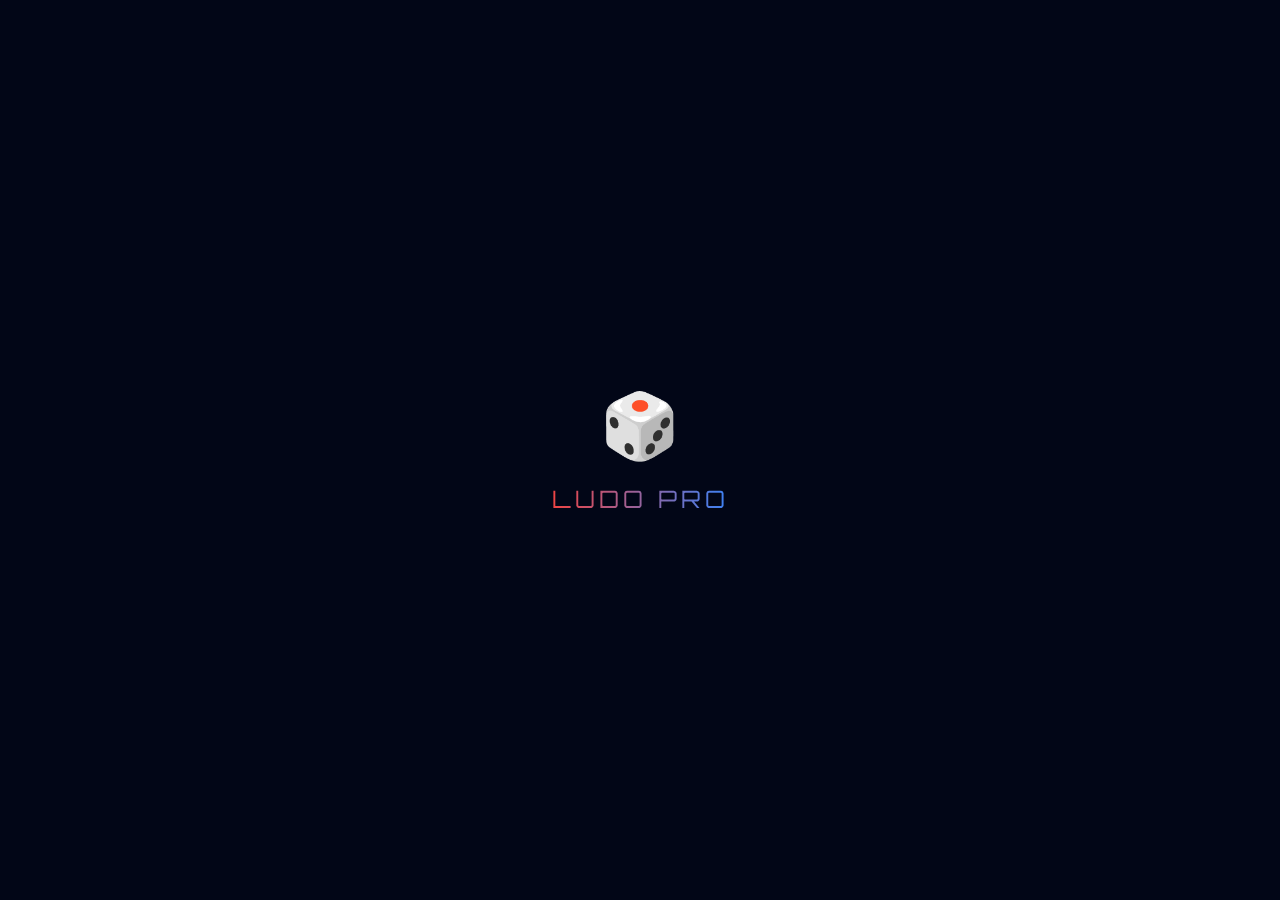
<file: index.html>
<!DOCTYPE html>
<html lang="en">
<head>
    <meta charset="UTF-8">
    <meta name="viewport" content="width=device-width, initial-scale=1.0, maximum-scale=1.0, user-scalable=no">
    <meta name="description" content="Ludo Royale PRO - Strategic Board Game">
    <title>Ludo Royale PRO v5</title>
    <link href="https://fonts.googleapis.com/css2?family=Montserrat:wght@400;600;800&family=Orbitron:wght@700&display=swap" rel="stylesheet">
    <style>
        :root {
            /* Theme Colors */
            --bg-gradient: radial-gradient(circle at center, #1e293b, #020617);
            --card-bg: rgba(30, 41, 59, 0.98);
            --text-main: #ffffff;
            --text-sec: #94a3b8;
            --primary: #6366f1;
            --glass: rgba(255, 255, 255, 0.1);
            --glass-border: rgba(255, 255, 255, 0.15);
            
            /* Game Colors */
            --red: #ef4444; --red-dark: #991b1b;
            --green: #22c55e; --green-dark: #166534;
            --yellow: #eab308; --yellow-dark: #854d0e;
            --blue: #3b82f6; --blue-dark: #1e40af;

            --board-bg: #f8fafc;
            --cell-border: #94a3b8;
            --board-shadow: 0 30px 60px -12px rgba(0, 0, 0, 0.8);
        }

        body.light-mode {
            --bg-gradient: radial-gradient(circle at center, #f1f5f9, #cbd5e1);
            --card-bg: rgba(255, 255, 255, 0.98);
            --text-main: #0f172a; --text-sec: #475569;
            --glass: rgba(0, 0, 0, 0.05); --glass-border: rgba(0, 0, 0, 0.1);
            --board-shadow: 0 25px 50px -12px rgba(0, 0, 0, 0.15);
            --board-bg: #ffffff;
        }

        * { margin: 0; padding: 0; box-sizing: border-box; user-select: none; -webkit-tap-highlight-color: transparent; }
        
        body {
            font-family: 'Montserrat', sans-serif;
            background: var(--bg-gradient);
            height: 100vh; height: 100dvh;
            overflow: hidden; color: var(--text-main);
            display: flex; align-items: center; justify-content: center;
            transition: background 0.5s ease;
        }

        /* --- GLOBAL UI --- */
        .global-controls {
            position: fixed; top: 20px; right: 20px; z-index: 6000;
            display: flex; gap: 15px; opacity: 0; pointer-events: none;
            transition: opacity 0.5s;
        }
        .global-controls.visible { opacity: 1; pointer-events: auto; }
        
        .circle-btn {
            width: 45px; height: 45px; border-radius: 50%;
            background: var(--glass); border: 1px solid var(--glass-border);
            color: var(--text-main); font-size: 1.4rem; cursor: pointer;
            display: flex; align-items: center; justify-content: center;
            backdrop-filter: blur(10px); box-shadow: 0 4px 10px rgba(0,0,0,0.2);
            transition: 0.2s;
        }
        .circle-btn:active { transform: scale(0.9); }
        #btn-pause { display: none; }

        /* --- SPLASH SCREEN --- */
        #splash-screen {
            position: fixed; inset: 0; z-index: 10000;
            background: #020617;
            display: flex; flex-direction: column; align-items: center; justify-content: center;
            transition: opacity 0.8s ease, visibility 0.8s;
        }
        .splash-cube { font-size: 4rem; animation: bounce-spin 1.5s infinite ease-in-out; }
        .splash-title {
            margin-top: 20px; font-family: 'Orbitron', sans-serif; font-size: 1.5rem;
            background: linear-gradient(to right, #ef4444, #3b82f6);
            -webkit-background-clip: text; color: transparent; letter-spacing: 4px;
        }

        /* --- SCREENS --- */
        .screen {
            position: absolute; inset: 0;
            display: flex; flex-direction: column; align-items: center; justify-content: center;
            transition: transform 0.4s cubic-bezier(0.4, 0, 0.2, 1), opacity 0.4s;
            opacity: 0; pointer-events: none; transform: scale(0.95);
        }
        .screen.active { opacity: 1; pointer-events: auto; transform: scale(1); }

        /* --- HOME --- */
        .hero-title {
            font-family: 'Orbitron', sans-serif;
            font-size: clamp(3rem, 10vw, 5rem); line-height: 1; text-align: center;
            background: linear-gradient(135deg, #f59e0b, #ef4444, #3b82f6);
            -webkit-background-clip: text; color: transparent; margin-bottom: 40px;
            filter: drop-shadow(0 0 20px rgba(59, 130, 246, 0.4));
        }
        .main-btn {
            background: linear-gradient(135deg, #4f46e5, #ec4899);
            color: white; border: none; padding: 18px 50px; font-size: 1.3rem;
            border-radius: 50px; font-weight: 800; letter-spacing: 2px;
            box-shadow: 0 10px 30px rgba(236, 72, 153, 0.4);
            cursor: pointer; transition: all 0.3s; margin-bottom: 15px; width: 260px;
        }
        .main-btn:active { transform: scale(0.95); }
        .sub-btn {
            background: transparent; border: 2px solid var(--glass-border);
            color: var(--text-sec); padding: 12px 30px; font-size: 1rem;
            border-radius: 40px; font-weight: 700; cursor: pointer;
            transition: 0.3s; width: 260px;
        }
        .sub-btn:hover { background: var(--glass); color: var(--text-main); }
        .hidden-opt { display: none; }

        /* --- MODALS --- */
        .modal-overlay {
            position: fixed; inset: 0; background: rgba(0,0,0,0.8);
            z-index: 7000; display: none; align-items: center; justify-content: center;
            backdrop-filter: blur(8px);
        }
        .modal-overlay.open { display: flex; }
        
        .modal-card {
            background: var(--card-bg); padding: 25px; border-radius: 24px;
            width: 90%; max-width: 400px; border: 1px solid var(--glass-border);
            box-shadow: 0 20px 50px rgba(0,0,0,0.5); text-align: center;
            max-height: 85vh; overflow-y: auto; display: flex; flex-direction: column;
        }
        
        .modal-title { font-size: 1.4rem; font-weight: 800; margin-bottom: 20px; color: var(--text-main); font-family: 'Orbitron', sans-serif; }
        
        /* Menu Buttons List */
        .menu-list-container { display: flex; flex-direction: column; gap: 10px; width: 100%; }
        .menu-item-btn {
            background: rgba(255,255,255,0.05); border: 1px solid var(--glass-border);
            color: var(--text-main); padding: 15px; border-radius: 12px;
            font-size: 1rem; font-weight: 600; cursor: pointer; text-align: left;
            transition: 0.2s; display: flex; justify-content: space-between;
        }
        .menu-item-btn:after { content: '›'; font-size: 1.2rem; opacity: 0.5; }
        .menu-item-btn:hover { background: rgba(255,255,255,0.1); transform: translateX(5px); }

        /* Info Content View */
        .info-content { text-align: left; color: var(--text-sec); font-size: 0.95rem; line-height: 1.6; overflow-y: auto; margin-bottom: 15px; }
        .info-content strong { color: var(--text-main); }

        .toggle-row { display: flex; justify-content: space-between; align-items: center; padding: 12px 0; border-bottom: 1px solid var(--glass-border); }
        .toggle-col { display: flex; flex-direction: column; align-items: flex-start; padding: 12px 0; border-bottom: 1px solid var(--glass-border); gap: 10px; }
        .toggle-label { font-weight: 600; color: var(--text-sec); font-size: 0.95rem; }
        
        .switch { position: relative; display: inline-block; width: 46px; height: 24px; }
        .switch input { opacity: 0; width: 0; height: 0; }
        .slider { position: absolute; cursor: pointer; top: 0; left: 0; right: 0; bottom: 0; background-color: #475569; transition: .4s; border-radius: 34px; }
        .slider:before { position: absolute; content: ""; height: 18px; width: 18px; left: 3px; bottom: 3px; background-color: white; transition: .4s; border-radius: 50%; }
        input:checked + .slider { background-color: var(--primary); }
        input:checked + .slider:before { transform: translateX(22px); }

        input[type=range] { width: 100%; height: 6px; border-radius: 5px; background: #475569; outline: none; -webkit-appearance: none; }
        input[type=range]::-webkit-slider-thumb { -webkit-appearance: none; appearance: none; width: 18px; height: 18px; border-radius: 50%; background: var(--primary); cursor: pointer; }

        .select-input { width: 120px; padding: 5px; border-radius: 8px; background: var(--glass); color: var(--text-main); border: 1px solid var(--glass-border); outline: none; }

        .modal-btn {
            margin-top: 15px; padding: 12px; background: var(--primary);
            color: white; border: none; font-weight: 700; border-radius: 12px;
            font-size: 1rem; width: 100%; cursor: pointer; flex-shrink: 0;
        }
        .modal-btn.secondary { background: transparent; border: 2px solid var(--glass-border); color: var(--text-main); margin-top: 5px; }

        /* --- SETUP MENU --- */
        .setup-card {
            background: var(--card-bg); border: 1px solid var(--glass-border);
            padding: 25px; border-radius: 24px; width: 95%; max-width: 400px;
            box-shadow: 0 20px 40px rgba(0,0,0,0.2); text-align: center;
        }
        .setting-header { font-size: 0.75rem; color: var(--text-sec); text-transform: uppercase; letter-spacing: 1.5px; margin-bottom: 8px; display: block; font-weight: 700; text-align: left; margin-top: 15px; }
        .btn-group { display: flex; background: rgba(0,0,0,0.2); padding: 4px; border-radius: 12px; gap: 4px; }
        .menu-btn {
            flex: 1; padding: 10px; background: transparent; border: none;
            color: var(--text-sec); cursor: pointer; border-radius: 8px;
            font-weight: 600; transition: all 0.3s ease; font-size: 0.9rem;
        }
        .menu-btn.selected { background: var(--blue); color: #fff; box-shadow: 0 2px 8px rgba(59, 130, 246, 0.4); }

        .name-inputs { display: flex; flex-direction: column; gap: 10px; margin-top: 10px; }
        .player-row { display: flex; align-items: center; gap: 10px; }
        .p-dot { width: 12px; height: 12px; border-radius: 50%; flex-shrink: 0; }
        .p-dot.c-red { background: var(--red); } .p-dot.c-green { background: var(--green); }
        .p-dot.c-yellow { background: var(--yellow); } .p-dot.c-blue { background: var(--blue); }
        
        .name-field { flex: 1; background: var(--glass); border: 1px solid var(--glass-border); color: var(--text-main); padding: 10px; border-radius: 8px; font-family: inherit; }
        
        /* --- GAME UI --- */
        .layout-container { position: relative; width: 100%; height: 100%; display: flex; align-items: center; justify-content: center; }

        .control-panel {
            position: absolute; width: 85px; height: 85px;
            background: var(--card-bg); border-radius: 20px;
            display: flex; flex-direction: column; align-items: center; justify-content: center;
            box-shadow: 0 15px 40px rgba(0,0,0,0.3); z-index: 500;
            transition: all 0.6s cubic-bezier(0.34, 1.56, 0.64, 1);
            border: 4px solid transparent; backdrop-filter: blur(5px);
        }
        .pos-red { top: 12%; left: 5%; border-color: var(--red); }
        .pos-green { top: 12%; right: 5%; border-color: var(--green); }
        .pos-yellow { bottom: 12%; right: 5%; border-color: var(--yellow); }
        .pos-blue { bottom: 12%; left: 5%; border-color: var(--blue); }

        .current-player-name {
            position: absolute; top: -30px; left: 50%; transform: translateX(-50%);
            white-space: nowrap; font-size: 0.8rem; font-weight: 800; 
            text-shadow: 0 2px 4px rgba(0,0,0,0.5);
            background: rgba(0,0,0,0.6); padding: 4px 10px; border-radius: 12px;
        }

        .dice-wrap { width: 40px; height: 40px; perspective: 400px; cursor: pointer; }
        .dice-cube {
            width: 100%; height: 100%; position: relative; transform-style: preserve-3d;
            transition: transform 0.5s ease-out;
        }
        .face {
            position: absolute; width: 40px; height: 40px; background: #fff;
            border-radius: 8px; border: 1px solid #ccc;
            display: flex; align-items: center; justify-content: center;
            font-size: 24px; font-weight: bold; color: #333;
            box-shadow: inset 0 0 10px rgba(0,0,0,0.1);
        }
        .f1 { transform: rotateY(0deg) translateZ(20px); }
        .f2 { transform: rotateY(90deg) translateZ(20px); }
        .f3 { transform: rotateY(180deg) translateZ(20px); }
        .f4 { transform: rotateY(-90deg) translateZ(20px); }
        .f5 { transform: rotateX(90deg) translateZ(20px); }
        .f6 { transform: rotateX(-90deg) translateZ(20px); }

        .rolling .dice-cube { animation: roll3D 0.5s linear infinite; }
        @keyframes roll3D {
            0% { transform: rotateX(0) rotateY(0); }
            100% { transform: rotateX(360deg) rotateY(360deg); }
        }

        .timer-svg { position: absolute; width: 115%; height: 115%; transform: rotate(-90deg); pointer-events: none; }
        .timer-progress { 
            fill: none; stroke-width: 3; stroke: var(--blue); 
            stroke-dasharray: 283; stroke-dashoffset: 0;
            transition: stroke-dashoffset 1s linear; stroke-linecap: round; 
        }

        /* --- BOARD --- */
        .board-wrapper {
            padding: 12px; background: #fff; border-radius: 18px;
            box-shadow: var(--board-shadow); position: relative;
        }
        .board {
            width: clamp(280px, 92vw, 420px); height: clamp(280px, 92vw, 420px);
            display: grid; grid-template-columns: repeat(15, 1fr); grid-template-rows: repeat(15, 1fr);
            background: var(--board-bg); border: 2px solid #64748b;
            position: relative; /* Critical for token positioning */
        }
        
        /* Token Layer now inside Board to fix offsets */
        #token-layer {
            position: absolute; inset: 0; pointer-events: none; z-index: 50;
        }

        .cell { border: 1px solid var(--cell-border); position: relative; background: rgba(255,255,255,0.4); }
        
        .path-red { background: rgba(239, 68, 68, 0.15); }
        .path-green { background: rgba(34, 197, 94, 0.15); }
        .path-yellow { background: rgba(234, 179, 8, 0.15); }
        .path-blue { background: rgba(59, 130, 246, 0.15); }

        .base { grid-span: 6; border: 2px solid #64748b; padding: 8%; position: relative; }
        .base-inner {
            width: 100%; height: 100%; border-radius: 12px;
            box-shadow: inset 0 2px 8px rgba(0,0,0,0.15); 
            display: grid; grid-template-columns: 1fr 1fr; padding: 12%; gap: 12%;
            background: #fff;
        }
        .base-spot { 
            background: rgba(0,0,0,0.05); border-radius: 50%; 
            box-shadow: inset 0 2px 4px rgba(0,0,0,0.2); 
            border: 1px solid rgba(0,0,0,0.1);
        }
        
        .c-red { background: var(--red); } .c-green { background: var(--green); }
        .c-yellow { background: var(--yellow); } .c-blue { background: var(--blue); }
        
        .safe { 
            background-color: #e2e8f0;
            background-image: url("data:image/svg+xml,%3Csvg xmlns='http://www.w3.org/2000/svg' viewBox='0 0 24 24' fill='%2364748b' fill-opacity='0.5'%3E%3Cpath d='M12 2l-3 9h6z'/%3E%3C/svg%3E"); 
            background-size: 60%; background-position: center; background-repeat: no-repeat; 
        }
        .start-cell {
            background-image: url("data:image/svg+xml,%3Csvg xmlns='http://www.w3.org/2000/svg' viewBox='0 0 24 24' fill='%23ffffff'%3E%3Ccircle cx='12' cy='12' r='6'/%3E%3C/svg%3E");
            background-size: 50%; background-repeat: no-repeat; background-position: center;
        }
        .arrow::after { content:''; position: absolute; inset: 0; background-size: 50%; background-repeat: no-repeat; background-position: center; opacity: 0.6; }

        .center-home {
            grid-column: 7 / 10; grid-row: 7 / 10; position: relative; overflow: hidden;
            display: grid; grid-template-columns: 1fr 1fr; border: 2px solid #64748b;
        }
        .tri { width: 100%; height: 100%; opacity: 1; }
        .center-trophy {
            position: absolute; top: 50%; left: 50%; transform: translate(-50%, -50%);
            font-size: 1.5rem; z-index: 10; filter: drop-shadow(0 2px 4px rgba(0,0,0,0.2));
        }

        /* --- TOKENS (Goti) --- */
        .token {
            width: 75%; height: 75%; border-radius: 50%;
            position: absolute; pointer-events: auto;
            box-shadow: inset -3px -3px 6px rgba(0,0,0,0.4), 2px 2px 5px rgba(0,0,0,0.4), 0 3px 6px rgba(0,0,0,0.5);
            transition: transform 0.3s cubic-bezier(0.34, 1.56, 0.64, 1);
            cursor: pointer; display: none; border: 1px solid rgba(255,255,255,0.3);
        }
        .token.no-transition { transition: none !important; }

        .token.c-red { background: radial-gradient(circle at 35% 35%, #ff8888, var(--red), var(--red-dark)); }
        .token.c-green { background: radial-gradient(circle at 35% 35%, #86efac, var(--green), var(--green-dark)); }
        .token.c-yellow { background: radial-gradient(circle at 35% 35%, #fde047, var(--yellow), var(--yellow-dark)); }
        .token.c-blue { background: radial-gradient(circle at 35% 35%, #93c5fd, var(--blue), var(--blue-dark)); }

        .token.active { 
            animation: bounce 0.8s infinite alternate; 
            box-shadow: 0 0 0 3px rgba(255, 255, 255, 0.9), 0 0 15px var(--primary); z-index: 100;
        }

        .back-btn {
            position: absolute; top: 20px; left: 20px;
            background: var(--card-bg); border: none; padding: 10px 15px;
            border-radius: 10px; cursor: pointer; color: var(--text-sec);
            font-weight: 700; z-index: 1000; display: flex; align-items: center; gap: 5px;
        }
        
        .toast {
            position: absolute; top: 50%; left: 50%; transform: translate(-50%, -50%) scale(0.8);
            background: rgba(0,0,0,0.9); padding: 12px 25px; border-radius: 50px;
            color: #fff; font-weight: 800; text-transform: uppercase; letter-spacing: 1px;
            opacity: 0; pointer-events: none; z-index: 2000; transition: 0.3s; white-space: nowrap;
        }
        .toast.show { transform: translate(-50%, -50%) scale(1); opacity: 1; }

        #confetti-canvas { position: fixed; inset: 0; pointer-events: none; z-index: 8000; }

        @keyframes bounce { from{transform: scale(1.1) translateY(0);} to{transform: scale(1.1) translateY(-8px);} }
        @keyframes bounce-spin { 
            0% { transform: translateY(0) rotate(0deg); }
            50% { transform: translateY(-20px) rotate(180deg); }
            100% { transform: translateY(0) rotate(360deg); }
        }
        .fade-out { opacity: 0; visibility: hidden; pointer-events: none; }
    </style>
</head>
<body>

    <div id="global-controls" class="global-controls">
        <button class="circle-btn" id="btn-pause" onclick="Game.togglePause()">⏸</button>
        <button class="circle-btn" id="btn-info" onclick="Game.toggleInfo(true)">☰</button>
        <button class="circle-btn" id="btn-settings" onclick="Game.toggleSettings(true)">⚙️</button>
    </div>

    <div id="splash-screen">
        <div class="splash-cube">🎲</div>
        <div class="splash-title">LUDO PRO</div>
    </div>

    <div id="home-page" class="screen">
        <div class="hero-title">LUDO<br>ROYALE</div>
        <button class="main-btn" onclick="Game.showSetup()">NEW GAME</button>
        <button id="resume-btn" class="sub-btn hidden-opt" onclick="Game.resumeGame()">RESUME GAME</button>
    </div>

    <div id="settings-modal" class="modal-overlay">
        <div class="modal-card">
            <div class="modal-title">SETTINGS</div>
            <div class="toggle-row">
                <span class="toggle-label">Dark Theme</span>
                <label class="switch">
                    <input type="checkbox" id="theme-toggle" checked onchange="Game.setTheme(this.checked)">
                    <span class="slider"></span>
                </label>
            </div>
            <div class="toggle-row">
                <span class="toggle-label">Sound FX</span>
                <label class="switch">
                    <input type="checkbox" id="sound-toggle" checked onchange="Game.setSound(this.checked)">
                    <span class="slider"></span>
                </label>
            </div>
            <div class="toggle-col">
                <span class="toggle-label">Volume</span>
                <input type="range" id="vol-slider" min="0" max="100" value="50" oninput="Game.setVolume(this.value)">
            </div>
            <div class="toggle-row">
                <span class="toggle-label">Bot Difficulty</span>
                <select id="diff-select" class="select-input" onchange="Game.setDifficulty(this.value)">
                    <option value="easy">Easy</option>
                    <option value="hard" selected>Hard</option>
                </select>
            </div>
            <div class="toggle-row">
                <span class="toggle-label">Game Timer</span>
                <label class="switch">
                    <input type="checkbox" id="timer-toggle" checked onchange="Game.setTimerEnabled(this.checked)">
                    <span class="slider"></span>
                </label>
            </div>
            <button class="modal-btn" onclick="Game.toggleSettings(false)">CLOSE</button>
        </div>
    </div>

    <div id="info-modal" class="modal-overlay">
        <div class="modal-card">
            
            <div id="menu-view">
                <div class="modal-title">MENU</div>
                <div class="menu-list-container">
                    <button class="menu-item-btn" onclick="Game.showPage('about')">About Game</button>
                    <button class="menu-item-btn" onclick="Game.showPage('rules')">How to Play</button>
                    <button class="menu-item-btn" onclick="Game.showPage('privacy')">Privacy Policy</button>
                    <button class="menu-item-btn" onclick="Game.showPage('contact')">Contact Us</button>
                </div>
                <button class="modal-btn" onclick="Game.toggleInfo(false)">CLOSE</button>
            </div>

            <div id="content-view" style="display:none">
                <div class="modal-title" id="page-title">TITLE</div>
                <div id="page-body" class="info-content"></div>
                <button class="modal-btn secondary" onclick="Game.showMenuList()">← BACK TO MENU</button>
                <button class="modal-btn" onclick="Game.toggleInfo(false)">CLOSE</button>
            </div>

        </div>
    </div>

    <div id="pause-modal" class="modal-overlay">
        <div class="modal-card">
            <div class="modal-title">PAUSED</div>
            <button class="modal-btn" onclick="Game.togglePause()">RESUME</button>
            <button class="modal-btn secondary" onclick="Game.quitGame()">QUIT GAME</button>
        </div>
    </div>

    <div id="setup-menu" class="screen">
        <button class="back-btn" onclick="Game.goHome()">← Back</button>
        <div class="setup-card">
            <div class="modal-title" style="font-size:1.2rem">GAME SETUP</div>
            <span class="setting-header">Mode</span>
            <div class="btn-group">
                <button class="menu-btn selected" onclick="Game.setMode('computer')" id="btn-mode-computer">Vs Bot</button>
                <button class="menu-btn" onclick="Game.setMode('local')" id="btn-mode-local">Local</button>
            </div>
            <span class="setting-header">Players</span>
            <div class="btn-group">
                <button class="menu-btn selected" onclick="Game.setPlayers(2)" id="btn-p2">2P</button>
                <button class="menu-btn" onclick="Game.setPlayers(3)" id="btn-p3">3P</button>
                <button class="menu-btn" onclick="Game.setPlayers(4)" id="btn-p4">4P</button>
            </div>
            <span class="setting-header">Names</span>
            <div class="name-inputs" id="name-inputs-container"></div>
            <button class="main-btn" style="width:100%; margin-top:25px; font-size:1.2rem;" onclick="Game.initGame()">START GAME</button>
        </div>
    </div>

    <div id="game-screen" class="screen">
        <button class="back-btn" onclick="Game.quitGame()">× Quit</button>
        <div class="layout-container">
            <div class="control-panel pos-red" id="control-panel" onclick="Game.humanRoll()">
                <div class="current-player-name" id="current-player-label">Player 1</div>
                <svg class="timer-svg" id="timer-svg" viewBox="0 0 100 100">
                    <circle class="timer-progress" id="timer-ring" cx="50" cy="50" r="46"></circle>
                </svg>
                <div class="dice-wrap" id="dice-wrap">
                    <div class="dice-cube" id="dice-cube">
                        <div class="face f1">1</div><div class="face f2">2</div><div class="face f3">3</div>
                        <div class="face f4">4</div><div class="face f5">5</div><div class="face f6">6</div>
                    </div>
                </div>
            </div>
            <div class="toast" id="toast">GAME START</div>
            <div class="board-wrapper">
                <div class="board" id="board">
                    <div id="token-layer"></div>
                </div>
            </div>
        </div>
    </div>

    <canvas id="confetti-canvas"></canvas>

    <script>
        const PAGES = {
            about: {
                title: "ABOUT GAME",
                content: "Ludo Royale PRO v5 is the ultimate strategic board game. Play with friends locally or challenge our advanced AI bots. <br><br>Features include:<br>- 3D Rolling Dice<br>- Resume Game Support<br>- Dynamic Themes"
            },
            rules: {
                title: "HOW TO PLAY",
                content: "1. <strong>Start:</strong> Roll a 6 to move a token out of base.<br>2. <strong>Turns:</strong> Rolling a 6 gives a bonus roll.<br>3. <strong>Capture:</strong> Land on an opponent's token to send them back to base (unless on a Safe Star).<br>4. <strong>Win:</strong> Be the first to move all 4 tokens to the center Home."
            },
            privacy: {
                title: "PRIVACY POLICY",
                content: "We respect your privacy. This game runs entirely in your browser. We do not collect, store, or transmit any personal data. Game progress is saved locally on your device."
            },
            contact: {
                title: "CONTACT US",
                content: "Have feedback or found a bug?<br><br>Email: <strong>support@ludoroyale.com</strong><br>Twitter: @LudoRoyalePro"
            }
        };

        const SFX = {
            ctx: null, enabled: true, volume: 0.5,
            init() { window.AudioContext = window.AudioContext || window.webkitAudioContext; if(!this.ctx) this.ctx = new AudioContext(); },
            play(freq, type, dur, volMultiplier = 1) {
                if(!this.enabled || !this.ctx) return;
                const o = this.ctx.createOscillator(); const g = this.ctx.createGain();
                o.type = type; o.frequency.setValueAtTime(freq, this.ctx.currentTime);
                const finalVol = (0.1 * volMultiplier) * (this.volume / 100 * 2); 
                g.gain.setValueAtTime(finalVol, this.ctx.currentTime);
                g.gain.exponentialRampToValueAtTime(0.001, this.ctx.currentTime + dur);
                o.connect(g); g.connect(this.ctx.destination);
                o.start(); o.stop(this.ctx.currentTime + dur);
            },
            roll() { if(!this.enabled) return; for(let i=0; i<6; i++) setTimeout(() => this.play(600 + Math.random()*400, 'square', 0.05, 0.5), i*80); },
            step() { this.play(500, 'sine', 0.1, 0.8); },
            safe() { this.play(1000, 'sine', 0.3, 1); },
            kill() { this.play(150, 'sawtooth', 0.4, 2); if(navigator.vibrate) navigator.vibrate(200); },
            win() { [523, 659, 784, 1046].forEach((f, i) => setTimeout(() => this.play(f, 'square', 0.3, 1), i*150)); }
        };

        const CONSTANTS = {
            colors: ['red', 'green', 'yellow', 'blue'],
            safeSpots: ['6,1', '2,6', '1,8', '6,12', '8,13', '12,8', '13,6', '8,2'],
            paths: {
                red: [[6,1],[6,2],[6,3],[6,4],[6,5],[5,6],[4,6],[3,6],[2,6],[1,6],[0,6],[0,7],[0,8],[1,8],[2,8],[3,8],[4,8],[5,8],[6,9],[6,10],[6,11],[6,12],[6,13],[6,14],[7,14],[8,14],[8,13],[8,12],[8,11],[8,10],[8,9],[9,8],[10,8],[11,8],[12,8],[13,8],[14,8],[14,7],[14,6],[13,6],[12,6],[11,6],[10,6],[9,6],[8,5],[8,4],[8,3],[8,2],[8,1],[8,0],[7,0],[7,1],[7,2],[7,3],[7,4],[7,5],[7,6]],
                green: [[1,8],[2,8],[3,8],[4,8],[5,8],[6,9],[6,10],[6,11],[6,12],[6,13],[6,14],[7,14],[8,14],[8,13],[8,12],[8,11],[8,10],[8,9],[9,8],[10,8],[11,8],[12,8],[13,8],[14,8],[14,7],[14,6],[13,6],[12,6],[11,6],[10,6],[9,6],[8,5],[8,4],[8,3],[8,2],[8,1],[8,0],[7,0],[6,0],[6,1],[6,2],[6,3],[6,4],[6,5],[5,6],[4,6],[3,6],[2,6],[1,6],[0,6],[0,7],[1,7],[2,7],[3,7],[4,7],[5,7],[6,7]],
                yellow: [[8,13],[8,12],[8,11],[8,10],[8,9],[9,8],[10,8],[11,8],[12,8],[13,8],[14,8],[14,7],[14,6],[13,6],[12,6],[11,6],[10,6],[9,6],[8,5],[8,4],[8,3],[8,2],[8,1],[8,0],[7,0],[6,0],[6,1],[6,2],[6,3],[6,4],[6,5],[5,6],[4,6],[3,6],[2,6],[1,6],[0,6],[0,7],[0,8],[1,8],[2,8],[3,8],[4,8],[5,8],[6,9],[6,10],[6,11],[6,12],[6,13],[6,14],[7,14],[7,13],[7,12],[7,11],[7,10],[7,9],[7,8]],
                blue: [[13,6],[12,6],[11,6],[10,6],[9,6],[8,5],[8,4],[8,3],[8,2],[8,1],[8,0],[7,0],[6,0],[6,1],[6,2],[6,3],[6,4],[6,5],[5,6],[4,6],[3,6],[2,6],[1,6],[0,6],[0,7],[0,8],[1,8],[2,8],[3,8],[4,8],[5,8],[6,9],[6,10],[6,11],[6,12],[6,13],[6,14],[7,14],[8,14],[8,13],[8,12],[8,11],[8,10],[8,9],[9,8],[10,8],[11,8],[12,8],[13,8],[14,8],[14,7],[13,7],[12,7],[11,7],[10,7],[9,7],[8,7]]
            }
        };

        const Game = {
            state: {
                activeColors: [], turnIndex: 0, dice: 0, consecutiveSixes: 0,
                hasRolled: false, animating: false, paused: false,
                tokens: { red:[-1,-1,-1,-1], green:[-1,-1,-1,-1], yellow:[-1,-1,-1,-1], blue:[-1,-1,-1,-1] },
                isComputerMode: true,
                names: { red:'Red', green:'Green', yellow:'Yellow', blue:'Blue' }
            },
            config: { mode: 'computer', count: 2 },
            settings: { timer: true, difficulty: 'hard' },
            timer: { interval: null, timeLeft: 15, maxTime: 15 },

            init() {
                setTimeout(() => {
                    document.getElementById('splash-screen').classList.add('fade-out');
                    document.getElementById('home-page').classList.add('active');
                    document.getElementById('global-controls').classList.add('visible');
                    if(!document.getElementById('theme-toggle').checked) document.body.classList.add('light-mode');
                    Game.checkSavedGame();
                    Game.renderNameInputs();
                }, 2000);
            },

            // --- NAVIGATION ---
            showSetup() {
                SFX.init();
                document.getElementById('home-page').classList.remove('active');
                document.getElementById('setup-menu').classList.add('active');
                this.renderNameInputs();
            },
            goHome() {
                document.getElementById('setup-menu').classList.remove('active');
                document.getElementById('home-page').classList.add('active');
                this.checkSavedGame();
            },
            checkSavedGame() {
                const save = localStorage.getItem('ludoState');
                if(save) document.getElementById('resume-btn').style.display = 'block';
                else document.getElementById('resume-btn').style.display = 'none';
            },
            toggleSettings(show) {
                const el = document.getElementById('settings-modal');
                if(show) { el.classList.add('open'); this.pauseInternal(true); }
                else { el.classList.remove('open'); this.pauseInternal(false); }
            },
            toggleInfo(show) {
                const el = document.getElementById('info-modal');
                if(show) { 
                    el.classList.add('open'); 
                    this.showMenuList(); // Always start at menu list
                    this.pauseInternal(true); 
                } else { 
                    el.classList.remove('open'); 
                    this.pauseInternal(false); 
                }
            },
            showMenuList() {
                document.getElementById('menu-view').style.display = 'block';
                document.getElementById('content-view').style.display = 'none';
            },
            showPage(pageId) {
                const page = PAGES[pageId];
                if(!page) return;
                document.getElementById('page-title').innerText = page.title;
                document.getElementById('page-body').innerHTML = page.content;
                document.getElementById('menu-view').style.display = 'none';
                document.getElementById('content-view').style.display = 'block';
            },
            togglePause() {
                if(!document.getElementById('game-screen').classList.contains('active')) return;
                this.state.paused = !this.state.paused;
                const el = document.getElementById('pause-modal');
                if(this.state.paused) { el.classList.add('open'); this.stopTimer(); }
                else { el.classList.remove('open'); this.resumeTimer(); }
            },
            pauseInternal(isPaused) {
                if(!document.getElementById('game-screen').classList.contains('active')) return;
                this.state.paused = isPaused;
                if(isPaused) this.stopTimer();
                else this.resumeTimer();
            },
            quitGame() {
                this.stopTimer();
                this.state.paused = false;
                document.getElementById('pause-modal').classList.remove('open');
                document.getElementById('game-screen').classList.remove('active');
                document.getElementById('btn-pause').style.display = 'none';
                document.getElementById('home-page').classList.add('active');
                this.stopConfetti();
                this.checkSavedGame();
            },

            // --- SETTINGS ---
            setTheme(isDark) {
                if(isDark) document.body.classList.remove('light-mode');
                else document.body.classList.add('light-mode');
            },
            setSound(isEnabled) { SFX.enabled = isEnabled; },
            setVolume(val) { SFX.volume = val; },
            setDifficulty(val) { this.settings.difficulty = val; },
            setTimerEnabled(isEnabled) {
                this.settings.timer = isEnabled;
                const svg = document.getElementById('timer-svg');
                if(isEnabled) svg.classList.remove('hidden');
                else svg.classList.add('hidden');
            },

            // --- SETUP ---
            setMode(m) {
                this.config.mode = m;
                document.querySelectorAll('.menu-btn').forEach(b => b.classList.remove('selected'));
                document.getElementById(`btn-mode-${m}`).classList.add('selected');
                document.getElementById(`btn-p${this.config.count}`).classList.add('selected');
                this.renderNameInputs();
            },
            setPlayers(n) {
                this.config.count = n;
                [2,3,4].forEach(i => document.getElementById(`btn-p${i}`).classList.remove('selected'));
                document.getElementById(`btn-p${n}`).classList.add('selected');
                this.renderNameInputs();
            },
            renderNameInputs() {
                const container = document.getElementById('name-inputs-container');
                container.innerHTML = '';
                const colors = this.config.count === 2 ? ['red', 'yellow'] : (this.config.count === 3 ? ['red', 'green', 'yellow'] : ['red', 'green', 'yellow', 'blue']);
                
                colors.forEach(c => {
                    const row = document.createElement('div');
                    row.className = 'player-row';
                    const isBot = this.config.mode === 'computer' && c !== 'red';
                    const defName = isBot ? `Bot (${c})` : `Player ${c.charAt(0).toUpperCase()+c.slice(1)}`;
                    row.innerHTML = `<div class="p-dot c-${c}"></div><input type="text" class="name-field" id="name-${c}" value="${defName}" placeholder="Name">`;
                    container.appendChild(row);
                });
            },

            // --- GAME LOOP ---
            initGame(fromSave = false) {
                SFX.init();
                if(!fromSave) {
                    this.state.tokens = { red:[-1,-1,-1,-1], green:[-1,-1,-1,-1], yellow:[-1,-1,-1,-1], blue:[-1,-1,-1,-1] };
                    this.state.turnIndex = 0;
                    this.state.hasRolled = false;
                    this.state.animating = false;
                    this.state.dice = 1;
                    this.state.activeColors = this.config.count === 2 ? ['red', 'yellow'] : (this.config.count === 3 ? ['red', 'green', 'yellow'] : ['red', 'green', 'yellow', 'blue']);
                    this.state.isComputerMode = (this.config.mode === 'computer');
                    this.state.activeColors.forEach(c => {
                        const el = document.getElementById(`name-${c}`);
                        this.state.names[c] = el ? el.value : c;
                    });
                }

                document.getElementById('setup-menu').classList.remove('active');
                document.getElementById('home-page').classList.remove('active');
                document.getElementById('game-screen').classList.add('active');
                document.getElementById('btn-pause').style.display = 'flex';
                this.state.paused = false;
                
                this.renderBoard(); 
                // Delay token creation slightly to ensure board layout is final
                requestAnimationFrame(() => {
                    this.createTokens();
                    this.updateTurnUI();
                    this.showToast(fromSave ? "RESUMED" : "GAME START");
                    this.updateDiceVisual(this.state.dice);
                    if(!fromSave && this.isBotTurn()) setTimeout(() => this.rollDice(), 1500);
                });
            },

            resumeGame() {
                const save = localStorage.getItem('ludoState');
                if(!save) return;
                try {
                    const data = JSON.parse(save);
                    this.state = data.state;
                    this.config = data.config;
                    this.initGame(true);
                } catch(e) { console.error(e); localStorage.removeItem('ludoState'); }
            },

            saveGame() { localStorage.setItem('ludoState', JSON.stringify({ state: this.state, config: this.config })); },
            getCurrentColor() { return this.state.activeColors[this.state.turnIndex]; },
            getCurrentName() { return this.state.names[this.getCurrentColor()]; },
            isBotTurn() { return this.state.isComputerMode && this.getCurrentColor() !== 'red'; },

            humanRoll() {
                if(this.state.paused || this.isBotTurn() || this.state.hasRolled || this.state.animating) return;
                this.rollDice();
            },

            rollDice() {
                if(this.state.paused) return;
                this.stopTimer();
                SFX.roll();
                const d = document.getElementById('dice-wrap');
                d.classList.add('rolling');
                const roll = Math.floor(Math.random() * 6) + 1;
                
                setTimeout(() => {
                    d.classList.remove('rolling');
                    if(this.state.paused) return;
                    this.state.dice = roll;
                    this.state.hasRolled = true;
                    this.updateDiceVisual(roll);
                    
                    if(roll === 6) {
                        this.state.consecutiveSixes++;
                        if(this.state.consecutiveSixes === 3) {
                            this.showToast("3x SIXES! SKIP");
                            setTimeout(() => this.nextTurn(), 1500);
                            return;
                        }
                    } else { this.state.consecutiveSixes = 0; }
                    this.checkMoves(roll);
                }, 500);
            },

            updateDiceVisual(num) {
                const cube = document.getElementById('dice-cube');
                const rot = { 1: 'rotateX(0deg) rotateY(0deg)', 2: 'rotateX(0deg) rotateY(-90deg)', 3: 'rotateX(0deg) rotateY(-180deg)', 4: 'rotateX(0deg) rotateY(90deg)', 5: 'rotateX(-90deg) rotateY(0deg)', 6: 'rotateX(90deg) rotateY(0deg)' };
                cube.style.transform = rot[num];
            },

            checkMoves(roll) {
                const color = this.getCurrentColor();
                let validMoves = [];
                this.state.tokens[color].forEach((pos, i) => {
                    const t = document.getElementById(`token-${color}-${i}`);
                    if(t) t.classList.remove('active');
                    let canMove = false;
                    if(pos === -1 && roll === 6) canMove = true;
                    else if(pos !== -1 && pos + roll <= 56) canMove = true;
                    if(canMove) {
                        validMoves.push(i);
                        if(!this.isBotTurn() && t) t.classList.add('active');
                    }
                });

                if(validMoves.length === 0) setTimeout(() => this.nextTurn(), 1000);
                else {
                    if(this.isBotTurn()) setTimeout(() => this.runBotLogic(validMoves, roll), 800);
                    else this.startTimer();
                }
            },

            handleTokenClick(color, idx) {
                if(this.state.paused || this.state.animating || !this.state.hasRolled || this.getCurrentColor() !== color) return;
                const t = document.getElementById(`token-${color}-${idx}`);
                if(!t.classList.contains('active')) return;
                this.executeMove(color, idx);
            },

            executeMove(color, idx) {
                this.stopTimer();
                document.querySelectorAll('.token').forEach(el => el.classList.remove('active'));
                const currentPos = this.state.tokens[color][idx];
                const endPos = (currentPos === -1) ? 0 : currentPos + this.state.dice;
                this.animateMove(color, idx, currentPos, endPos);
            },

            async animateMove(color, idx, start, end) {
                this.state.animating = true;
                const actualStart = (start === -1) ? 0 : start + 1;
                for(let step = actualStart; step <= end; step++) {
                    if(this.state.paused) await new Promise(r => { const interval = setInterval(() => { if(!this.state.paused) { clearInterval(interval); r(); } }, 100); });
                    this.state.tokens[color][idx] = step;
                    this.updateTokenVisual(color, idx);
                    SFX.step();
                    await new Promise(r => setTimeout(r, 200)); 
                }
                this.finalizeMove(color, idx, end);
            },

            finalizeMove(color, idx, pos) {
                let bonus = false;
                if(pos === 56) {
                    SFX.win();
                    bonus = true;
                    if(this.state.tokens[color].every(p => p === 56)) {
                        this.showToast(`${this.state.names[color]} WINS!`);
                        this.startConfetti();
                        localStorage.removeItem('ludoState');
                        return;
                    }
                }
                if(pos < 56) {
                    const coord = CONSTANTS.paths[color][pos];
                    const isSafe = CONSTANTS.safeSpots.includes(`${coord[0]},${coord[1]}`);
                    if(!isSafe) {
                        this.state.activeColors.forEach(opp => {
                            if(opp === color) return;
                            this.state.tokens[opp].forEach((opPos, i) => {
                                if(opPos < 56 && opPos > -1) {
                                    const opCoord = CONSTANTS.paths[opp][opPos];
                                    if(opCoord[0] === coord[0] && opCoord[1] === coord[1]) {
                                        SFX.kill();
                                        this.showToast("KNOCKOUT!");
                                        this.state.tokens[opp][i] = -1; 
                                        this.updateTokenVisual(opp, i);
                                        bonus = true;
                                    }
                                }
                            });
                        });
                    } else if(pos > 0) SFX.safe();
                }

                this.state.animating = false;
                this.refreshAllTokens();
                this.saveGame();

                if((this.state.dice === 6 || bonus) && this.state.consecutiveSixes < 3) {
                    this.state.hasRolled = false;
                    this.showToast(bonus ? "BONUS TURN" : "ROLL AGAIN");
                    if(this.isBotTurn()) setTimeout(() => this.rollDice(), 1000);
                    else this.startTimer();
                } else this.nextTurn();
            },

            nextTurn() {
                this.stopTimer();
                this.state.turnIndex = (this.state.turnIndex + 1) % this.state.activeColors.length;
                this.state.hasRolled = false;
                this.state.dice = 0;
                this.state.consecutiveSixes = 0;
                this.saveGame();
                this.updateTurnUI();
                if(this.isBotTurn()) setTimeout(() => this.rollDice(), 1000);
            },

            runBotLogic(moves, roll) {
                const color = this.getCurrentColor();
                if(this.settings.difficulty === 'easy') {
                    this.executeMove(color, moves[Math.floor(Math.random() * moves.length)]);
                    return;
                }
                let bestMove = moves[0];
                let maxScore = -9999;

                moves.forEach(idx => {
                    let score = 0;
                    const curr = this.state.tokens[color][idx];
                    const next = (curr === -1) ? 0 : curr + roll;
                    let nextCoord = null;
                    let isSafe = false;
                    if(next < 56) {
                        nextCoord = CONSTANTS.paths[color][next];
                        isSafe = CONSTANTS.safeSpots.includes(`${nextCoord[0]},${nextCoord[1]}`);
                    }
                    if(next === 56) score += 200;
                    if(next < 56 && !isSafe) {
                        let killCount = 0;
                        this.state.activeColors.forEach(opp => {
                            if(opp !== color) {
                                this.state.tokens[opp].forEach(p => {
                                    if(p > -1 && p < 56) {
                                        const opC = CONSTANTS.paths[opp][p];
                                        if(opC[0] === nextCoord[0] && opC[1] === nextCoord[1]) killCount++;
                                    }
                                });
                            }
                        });
                        if(killCount > 0) score += 150;
                    }
                    if(curr === -1) score += 80;
                    if(isSafe && curr > -1) score += 60;
                    score += (next - curr);
                    score += Math.random() * 5;
                    if(score > maxScore) { maxScore = score; bestMove = idx; }
                });
                this.executeMove(color, bestMove);
            },

            renderBoard() {
                const b = document.getElementById('board');
                // Keep token layer, clear rest
                const tl = document.getElementById('token-layer');
                b.innerHTML = '';
                b.appendChild(tl);

                for(let r=0; r<15; r++) {
                    for(let c=0; c<15; c++) {
                        if(r<6 && c<6) { this.drawBase(b, 'red', 0, 0); continue; }
                        if(r<6 && c>8) { this.drawBase(b, 'green', 0, 9); continue; }
                        if(r>8 && c>8) { this.drawBase(b, 'yellow', 9, 9); continue; }
                        if(r>8 && c<6) { this.drawBase(b, 'blue', 9, 0); continue; }
                        
                        if(r>=6 && r<=8 && c>=6 && c<=8) { 
                            if(r===6 && c===6) {
                                const center = document.createElement('div');
                                center.className = 'center-home';
                                center.innerHTML = `<div class="tri" style="background:var(--green)"></div><div class="tri" style="background:var(--red)"></div><div class="tri" style="background:var(--blue)"></div><div class="tri" style="background:var(--yellow)"></div><div class="center-trophy">🏆</div>`;
                                b.appendChild(center);
                            }
                            continue; 
                        }

                        const cell = document.createElement('div');
                        cell.className = 'cell';
                        cell.id = `cell-${r}-${c}`;
                        if(r===7 && c>0 && c<6) { cell.classList.add('c-red'); if(c>0) cell.style.opacity = '0.3'; }
                        if(c===7 && r>0 && r<6) { cell.classList.add('c-green'); if(r>0) cell.style.opacity = '0.3'; }
                        if(r===7 && c>8 && c<14) { cell.classList.add('c-yellow'); if(c<14) cell.style.opacity = '0.3'; }
                        if(c===7 && r>8 && r<14) { cell.classList.add('c-blue'); if(r<14) cell.style.opacity = '0.3'; }
                        if(r===6 && c===1) { cell.classList.add('c-red', 'start-cell', 'arrow'); cell.style.opacity = '1'; }
                        if(r===1 && c===8) { cell.classList.add('c-green', 'start-cell', 'arrow'); cell.style.opacity = '1'; }
                        if(r===8 && c===13) { cell.classList.add('c-yellow', 'start-cell', 'arrow'); cell.style.opacity = '1'; }
                        if(r===13 && c===6) { cell.classList.add('c-blue', 'start-cell', 'arrow'); cell.style.opacity = '1'; }
                        if(['2,6','6,12','12,8','8,2'].includes(`${r},${c}`)) cell.classList.add('safe');
                        if((r===6 && c>0 && c<6) || (r===5 && c===1) || (r===7 && c<6)) cell.classList.add('path-red');
                        if((c===8 && r<6) || (c===7 && r<6) || (c===6 && r===1)) cell.classList.add('path-green');
                        if((r===8 && c>8) || (r===7 && c>8) || (r===9 && c===13)) cell.classList.add('path-yellow');
                        if((c===6 && r>8) || (c===7 && r>8) || (c===8 && r===13)) cell.classList.add('path-blue');
                        cell.style.gridRow = r+1; cell.style.gridColumn = c+1;
                        b.appendChild(cell);
                    }
                }
            },

            drawBase(b, color, r, c) {
                const active = this.state.activeColors.includes(color);
                const base = document.createElement('div');
                base.className = `base`;
                base.style.borderColor = `var(--${color})`;
                base.style.background = `var(--${color})`;
                base.style.gridRow = `${r+1} / span 6`; base.style.gridColumn = `${c+1} / span 6`;
                base.style.opacity = active ? 1 : 0.4;
                if(active) {
                    const inner = document.createElement('div');
                    inner.className = 'base-inner';
                    for(let i=0; i<4; i++) {
                        const s = document.createElement('div');
                        s.className = 'base-spot';
                        s.id = `base-${color}-${i}`;
                        inner.appendChild(s);
                    }
                    base.appendChild(inner);
                }
                b.appendChild(base);
            },

            createTokens() {
                const l = document.getElementById('token-layer');
                l.innerHTML = '';
                this.state.activeColors.forEach(c => {
                    for(let i=0; i<4; i++) {
                        const t = document.createElement('div');
                        t.className = `token c-${c} no-transition`;
                        t.id = `token-${c}-${i}`;
                        t.onclick = () => this.handleTokenClick(c, i);
                        l.appendChild(t);
                    }
                });
                this.refreshAllTokens();
                setTimeout(() => document.querySelectorAll('.token').forEach(t => t.classList.remove('no-transition')), 100);
            },

            refreshAllTokens() {
                this.state.activeColors.forEach(c => { for(let i=0; i<4; i++) this.updateTokenVisual(c, i); });
            },

            updateTokenVisual(color, idx) {
                const pos = this.state.tokens[color][idx];
                const el = document.getElementById(`token-${color}-${idx}`);
                if(!el) return;

                let target, scale = 1;
                // Important: Fixed calculation for Base spots (pos === -1)
                if(pos === -1) target = document.getElementById(`base-${color}-${idx}`);
                else if(pos === 56) { target = document.querySelector('.center-home'); scale = 0.5; }
                else {
                    const [r, c] = CONSTANTS.paths[color][pos];
                    target = document.getElementById(`cell-${r}-${c}`);
                }

                if(target) {
                    el.style.display = 'block';
                    // Board is now the relative parent (pos: relative)
                    const board = document.getElementById('board');
                    const bRect = board.getBoundingClientRect();
                    const tRect = target.getBoundingClientRect();
                    
                    const width = tRect.width * 0.75;
                    const height = tRect.height * 0.75;
                    
                    // Calculate left/top relative to the Board's own rect
                    const left = (tRect.left - bRect.left) + (tRect.width - width)/2;
                    const top = (tRect.top - bRect.top) + (tRect.height - height)/2;

                    el.style.width = `${width}px`;
                    el.style.height = `${height}px`;
                    el.style.left = `${left}px`;
                    el.style.top = `${top}px`;
                    
                    const off = this.getStackOffset(color, pos, idx);
                    if(!el.classList.contains('active')) {
                        // Ensure base tokens (pos -1) have NO offset transform to stay perfectly centered
                        if(pos === -1) el.style.transform = `scale(1) translate(0px, 0px)`;
                        else el.style.transform = `scale(${scale}) translate(${off.x}px, ${off.y}px)`;
                    }
                }
            },

            getStackOffset(color, pos, myIdx) {
                if(pos === -1 || pos === 56) return {x:0, y:0};
                let count = 0, rank = 0;
                this.state.activeColors.forEach(c => {
                    this.state.tokens[c].forEach((p, i) => {
                        if(p === pos && p > -1 && p < 56) {
                            count++;
                            if(c===color && i < myIdx) rank++;
                            else if(this.state.activeColors.indexOf(c) < this.state.activeColors.indexOf(color)) rank++;
                        }
                    });
                });
                if(count <= 1) return {x:0, y:0};
                const map = [{x:-3,y:-3}, {x:3,y:3}, {x:-3,y:3}, {x:3,y:-3}, {x:0,y:0}];
                return map[rank % 5];
            },

            updateTurnUI() {
                const c = this.getCurrentColor();
                const cp = document.getElementById('control-panel');
                cp.classList.remove('pos-red', 'pos-green', 'pos-yellow', 'pos-blue');
                cp.classList.add(`pos-${c}`);
                document.getElementById('current-player-label').innerText = this.getCurrentName();
                document.getElementById('current-player-label').style.color = `var(--${c})`;
                if(this.isBotTurn()) cp.style.cursor = 'default';
                else { cp.style.cursor = 'pointer'; this.startTimer(); }
            },

            startTimer() {
                this.stopTimer();
                if(!this.settings.timer) return; 
                this.timer.timeLeft = this.timer.maxTime;
                this.updateTimerVisual();
                if(this.isBotTurn()) return;
                this.timer.interval = setInterval(() => {
                    if(this.state.paused) return;
                    this.timer.timeLeft--;
                    this.updateTimerVisual();
                    if(this.timer.timeLeft <= 0) { this.showToast("TIMEOUT!"); this.nextTurn(); }
                }, 1000);
            },
            resumeTimer() { if(!this.settings.timer || this.isBotTurn() || this.state.hasRolled) return; if(!this.timer.interval) this.startTimer(); },
            stopTimer() { clearInterval(this.timer.interval); this.timer.interval = null; },
            updateTimerVisual() { const offset = 283 - (this.timer.timeLeft / this.timer.maxTime) * 283; document.getElementById('timer-ring').style.strokeDashoffset = offset; },
            showToast(msg) { const t = document.getElementById('toast'); t.innerText = msg; t.classList.add('show'); setTimeout(() => t.classList.remove('show'), 2000); },
            
            // --- CONFETTI ---
            confettiLoop: null,
            startConfetti() {
                const canvas = document.getElementById('confetti-canvas');
                const ctx = canvas.getContext('2d');
                canvas.width = window.innerWidth; canvas.height = window.innerHeight;
                const particles = [];
                const colors = ['#ef4444', '#10b981', '#f59e0b', '#3b82f6'];
                for(let i=0; i<200; i++) particles.push({ x: Math.random() * canvas.width, y: Math.random() * canvas.height - canvas.height, c: colors[Math.floor(Math.random()*colors.length)], d: Math.random() * 10 + 5, s: Math.random() * 5 + 2 });
                const draw = () => {
                    ctx.clearRect(0, 0, canvas.width, canvas.height);
                    particles.forEach(p => { ctx.fillStyle = p.c; ctx.beginPath(); ctx.arc(p.x, p.y, p.s, 0, Math.PI*2); ctx.fill(); p.y += p.s; p.x += Math.sin(p.y/20); if(p.y > canvas.height) p.y = -10; });
                    this.confettiLoop = requestAnimationFrame(draw);
                };
                draw();
                setTimeout(() => this.stopConfetti(), 5000);
            },
            stopConfetti() { if(this.confettiLoop) cancelAnimationFrame(this.confettiLoop); document.getElementById('confetti-canvas').getContext('2d').clearRect(0,0,window.innerWidth, window.innerHeight); }
        };

        window.onload = Game.init;
        window.onresize = () => { Game.refreshAllTokens(); };
    </script>
</body>
</html>
</file>
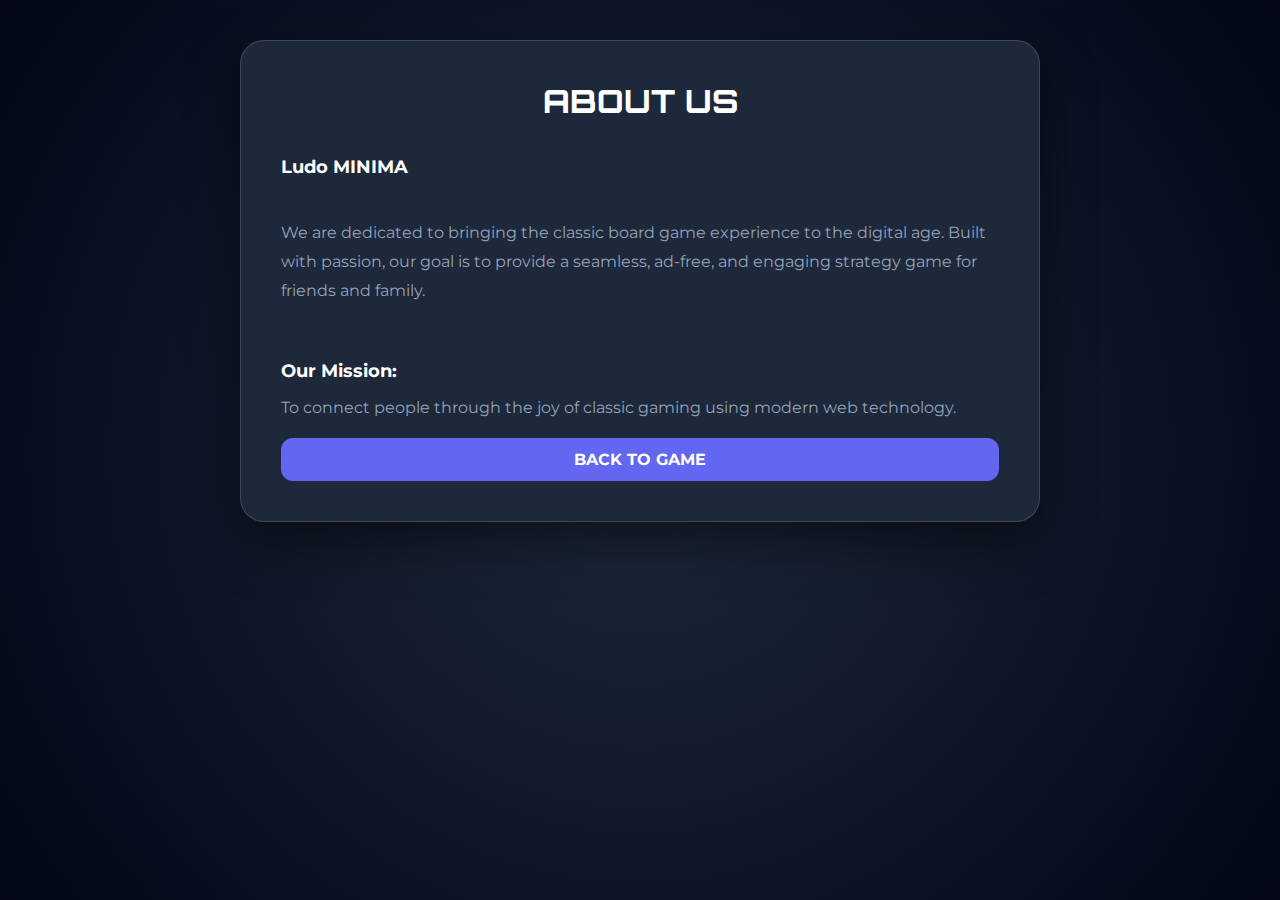
<file: about.html>
<!DOCTYPE html>
<html lang="en">
<head>
    <meta charset="UTF-8">
    <meta name="viewport" content="width=device-width, initial-scale=1.0">
    <title>About Us - Ludo MINIMA</title>
    <link rel="stylesheet" href="style.css">
    <link href="https://fonts.googleapis.com/css2?family=Montserrat:wght@400;600;800&family=Orbitron:wght@700&display=swap" rel="stylesheet">
</head>
<body class="content-page">
    <div class="content-container">
        <h1 class="modal-title page-title">ABOUT US</h1>
        <div class="info-content">
            <strong>Ludo MINIMA</strong><br>
            We are dedicated to bringing the classic board game experience to the digital age. Built with passion, our goal is to provide a seamless, ad-free, and engaging strategy game for friends and family.<br><br>
            <strong>Our Mission:</strong> To connect people through the joy of classic gaming using modern web technology.
        </div>
        <a href="index.html" class="modal-btn">BACK TO GAME</a>
    </div>
</body>
</html>
</file>
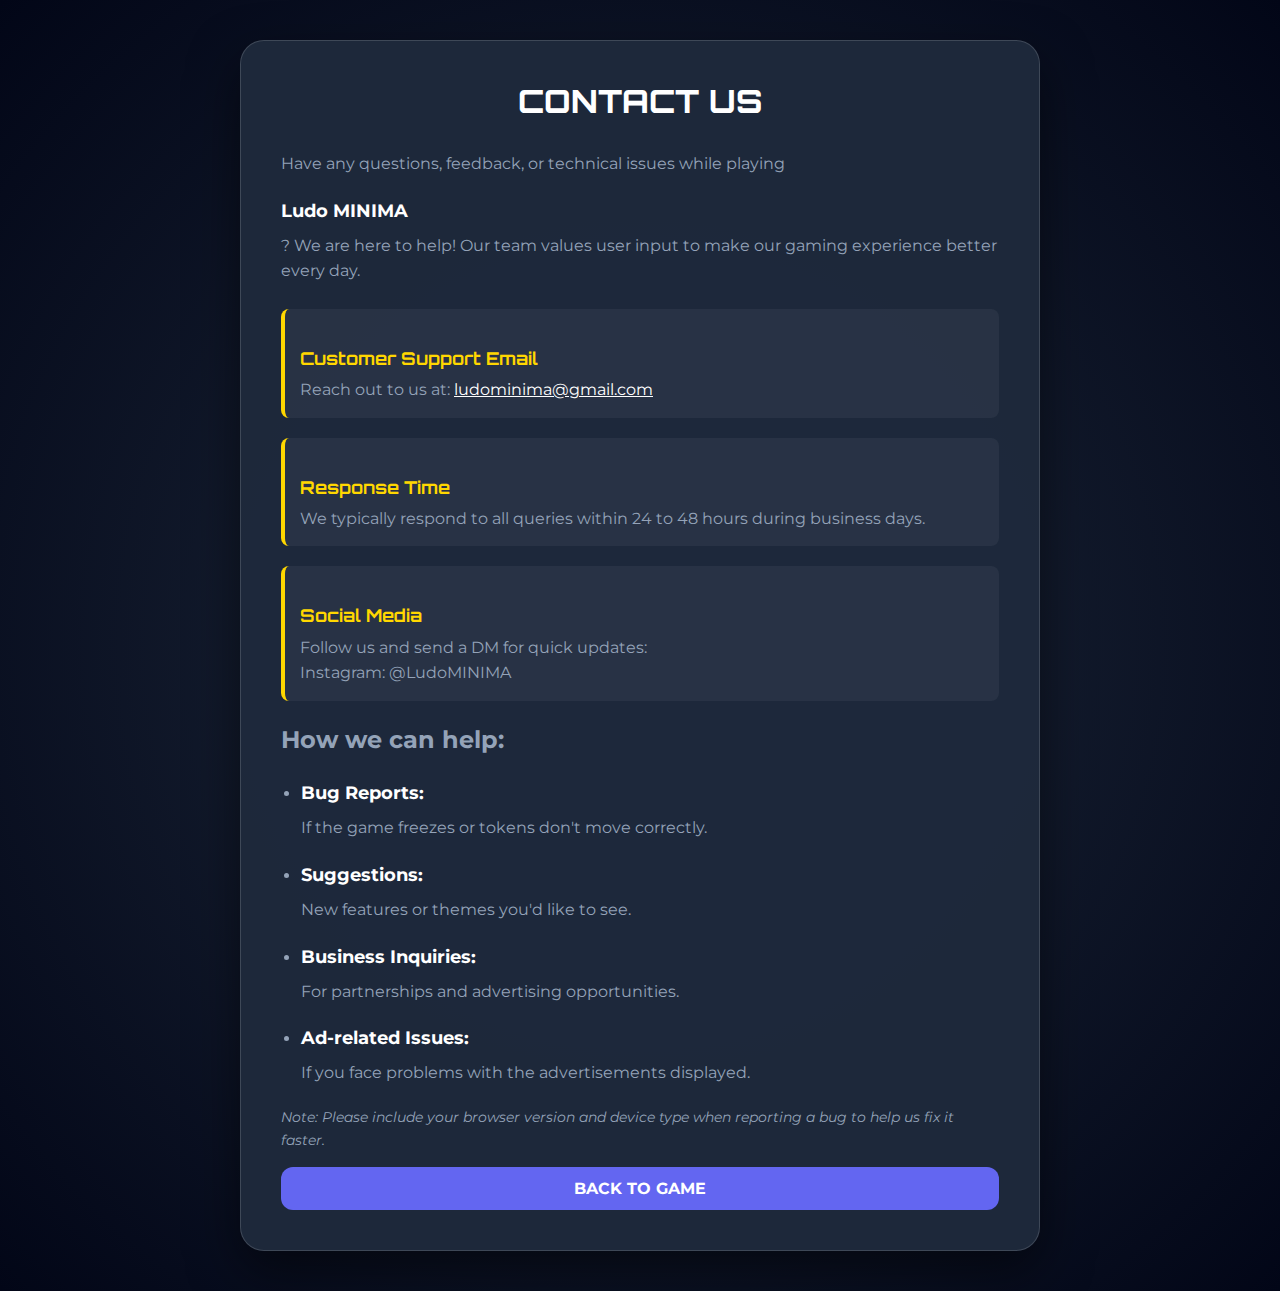
<file: contact.html>
<!DOCTYPE html>
<html lang="en">
<head>
    <meta charset="UTF-8">
    <meta name="viewport" content="width=device-width, initial-scale=1.0">
    <title>Contact Us - Ludo MINIMA</title>
    <link rel="stylesheet" href="style.css">
    <link href="https://fonts.googleapis.com/css2?family=Montserrat:wght@400;600;800&family=Orbitron:wght@700&display=swap" rel="stylesheet">
    <style>
        .info-content {
            text-align: left;
            line-height: 1.6;
        }
        .contact-method {
            background: rgba(255, 255, 255, 0.05);
            padding: 15px;
            border-radius: 8px;
            margin-bottom: 20px;
            border-left: 4px solid #ffd700;
        }
        .contact-method strong {
            display: block;
            color: #ffd700;
            font-family: 'Orbitron', sans-serif;
            margin-bottom: 5px;
        }
        .support-text {
            margin-bottom: 25px;
            font-size: 1rem;
        }
    </style>
</head>
<body class="content-page">
    <div class="content-container">
        <h1 class="modal-title page-title">CONTACT US</h1>
        <div class="info-content">
            <p class="support-text">
                Have any questions, feedback, or technical issues while playing <strong>Ludo MINIMA</strong>? We are here to help! Our team values user input to make our gaming experience better every day.
            </p>

            <div class="contact-method">
                <strong>Customer Support Email</strong>
                Reach out to us at: <a href="mailto:ludominima@gmail.com" style="color: #fff;">ludominima@gmail.com</a>
            </div>

            <div class="contact-method">
                <strong>Response Time</strong>
                We typically respond to all queries within 24 to 48 hours during business days.
            </div>

            <div class="contact-method">
                <strong>Social Media</strong>
                Follow us and send a DM for quick updates: <br>
                Instagram: @LudoMINIMA
            </div>

            <h2>How we can help:</h2>
            <ul>
                <li><strong>Bug Reports:</strong> If the game freezes or tokens don't move correctly.</li>
                <li><strong>Suggestions:</strong> New features or themes you'd like to see.</li>
                <li><strong>Business Inquiries:</strong> For partnerships and advertising opportunities.</li>
                <li><strong>Ad-related Issues:</strong> If you face problems with the advertisements displayed.</li>
            </ul>

            <p style="margin-top: 20px; font-style: italic; font-size: 0.9rem;">
                Note: Please include your browser version and device type when reporting a bug to help us fix it faster.
            </p>
        </div>
        <a href="index.html" class="modal-btn">BACK TO GAME</a>
    </div>
</body>
</html>
</file>
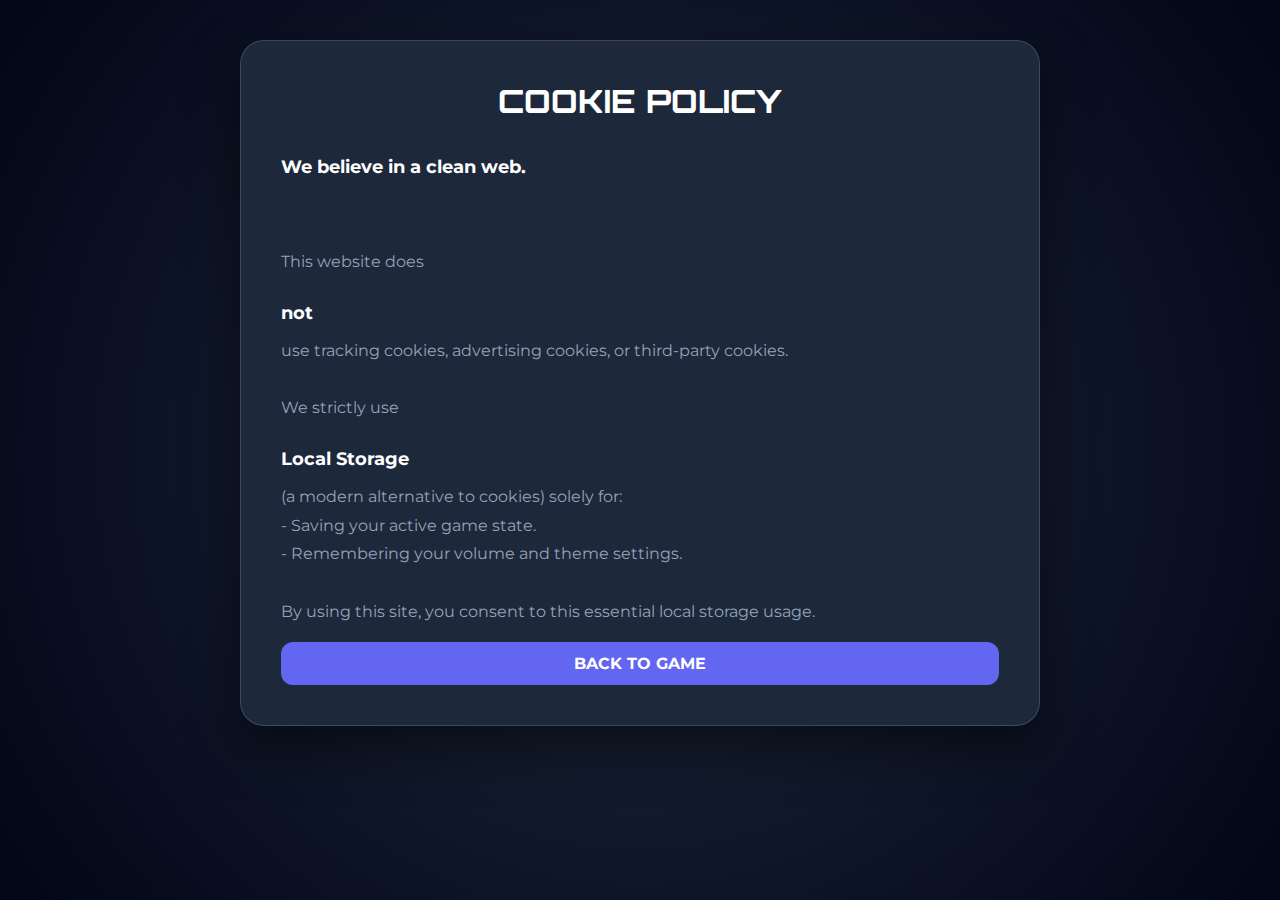
<file: cookies.html>
<!DOCTYPE html>
<html lang="en">
<head>
    <meta charset="UTF-8">
    <meta name="viewport" content="width=device-width, initial-scale=1.0">
    <title>Cookie Policy - Ludo Royale PRO</title>
    <link rel="stylesheet" href="style.css">
    <link href="https://fonts.googleapis.com/css2?family=Montserrat:wght@400;600;800&family=Orbitron:wght@700&display=swap" rel="stylesheet">
</head>
<body class="content-page">
    <div class="content-container">
        <h1 class="modal-title page-title">COOKIE POLICY</h1>
        <div class="info-content">
            <strong>We believe in a clean web.</strong><br><br>
            This website does <strong>not</strong> use tracking cookies, advertising cookies, or third-party cookies.<br><br>
            We strictly use <strong>Local Storage</strong> (a modern alternative to cookies) solely for:<br>
            - Saving your active game state.<br>
            - Remembering your volume and theme settings.<br><br>
            By using this site, you consent to this essential local storage usage.
        </div>
        <a href="index.html" class="modal-btn">BACK TO GAME</a>
    </div>
</body>
</html>
</file>
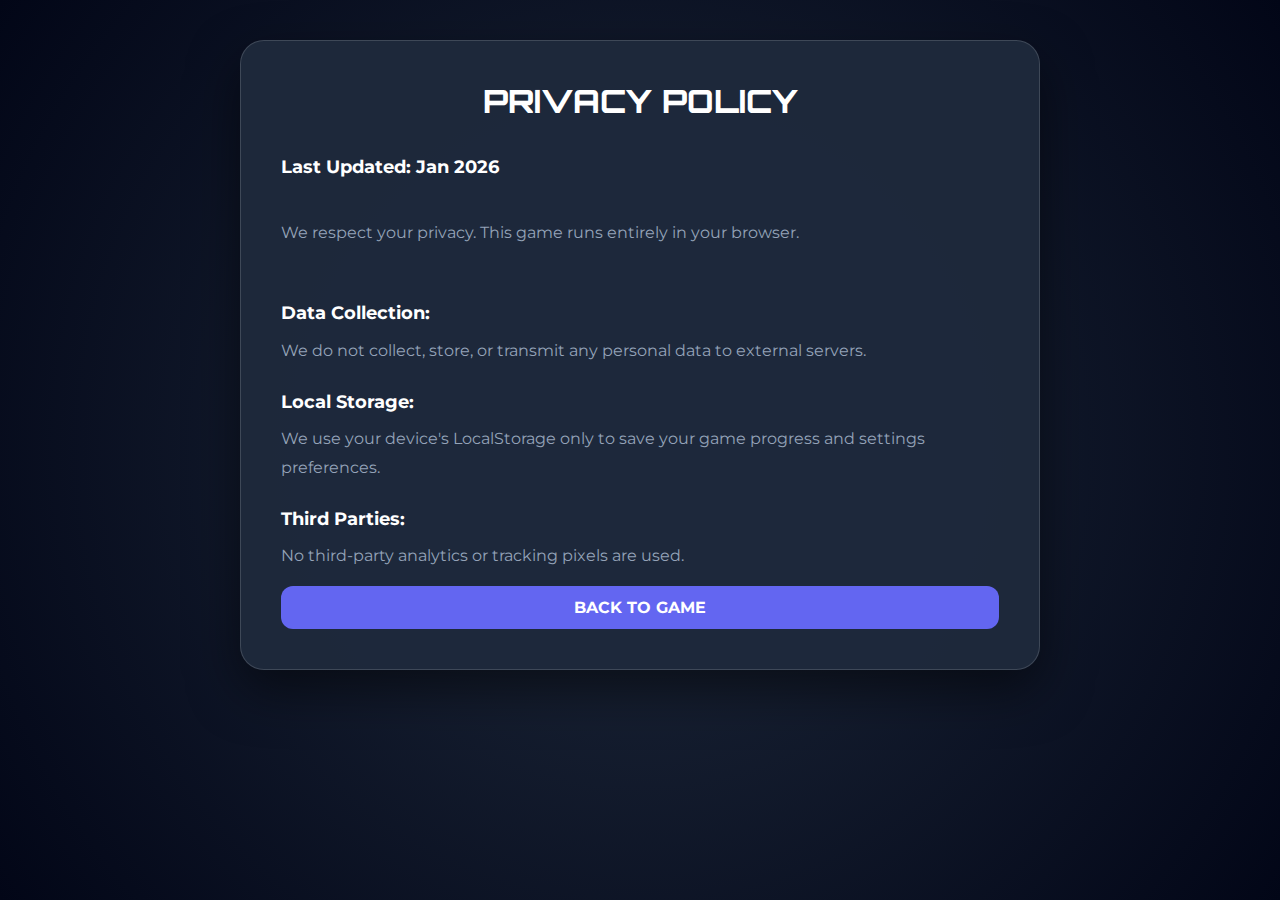
<file: privacy.html>
<!DOCTYPE html>
<html lang="en">
<head>
    <meta charset="UTF-8">
    <meta name="viewport" content="width=device-width, initial-scale=1.0">
    <title>Privacy Policy - Ludo Royale PRO</title>
    <link rel="stylesheet" href="style.css">
    <link href="https://fonts.googleapis.com/css2?family=Montserrat:wght@400;600;800&family=Orbitron:wght@700&display=swap" rel="stylesheet">
</head>
<body class="content-page">
    <div class="content-container">
        <h1 class="modal-title page-title">PRIVACY POLICY</h1>
        <div class="info-content">
            <strong>Last Updated: Jan 2026</strong><br>
            We respect your privacy. This game runs entirely in your browser.<br><br>
            <strong>Data Collection:</strong> We do not collect, store, or transmit any personal data to external servers.<br>
            <strong>Local Storage:</strong> We use your device's LocalStorage only to save your game progress and settings preferences.<br>
            <strong>Third Parties:</strong> No third-party analytics or tracking pixels are used.
        </div>
        <a href="index.html" class="modal-btn">BACK TO GAME</a>
    </div>
</body>
</html>
</file>
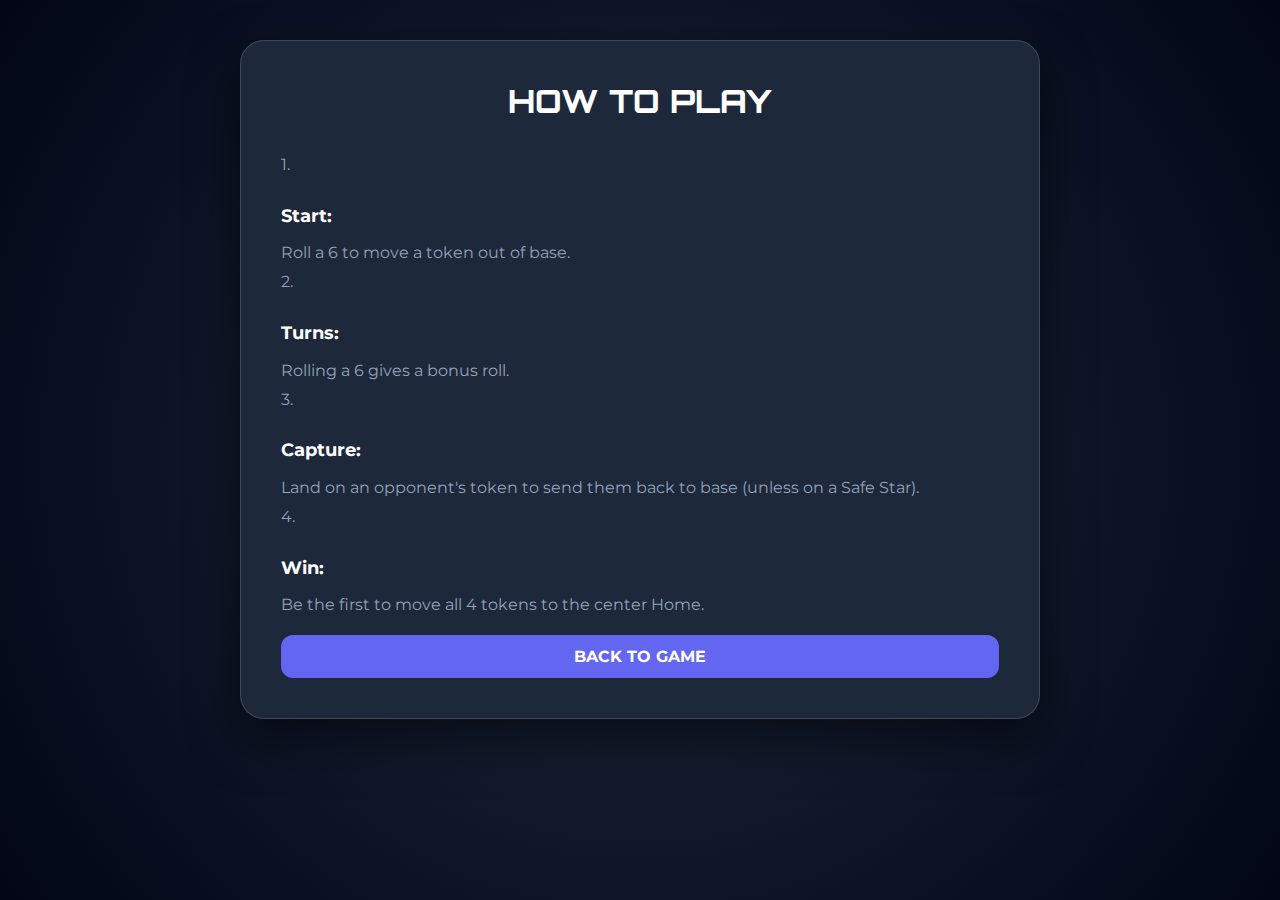
<file: rules.html>
<!DOCTYPE html>
<html lang="en">
<head>
    <meta charset="UTF-8">
    <meta name="viewport" content="width=device-width, initial-scale=1.0">
    <title>How to Play - Ludo Royale PRO</title>
    <link rel="stylesheet" href="style.css">
    <link href="https://fonts.googleapis.com/css2?family=Montserrat:wght@400;600;800&family=Orbitron:wght@700&display=swap" rel="stylesheet">
</head>
<body class="content-page">
    <div class="content-container">
        <h1 class="modal-title page-title">HOW TO PLAY</h1>
        <div class="info-content">
            1. <strong>Start:</strong> Roll a 6 to move a token out of base.<br>
            2. <strong>Turns:</strong> Rolling a 6 gives a bonus roll.<br>
            3. <strong>Capture:</strong> Land on an opponent's token to send them back to base (unless on a Safe Star).<br>
            4. <strong>Win:</strong> Be the first to move all 4 tokens to the center Home.
        </div>
        <a href="index.html" class="modal-btn">BACK TO GAME</a>
    </div>
</body>
</html>
</file>
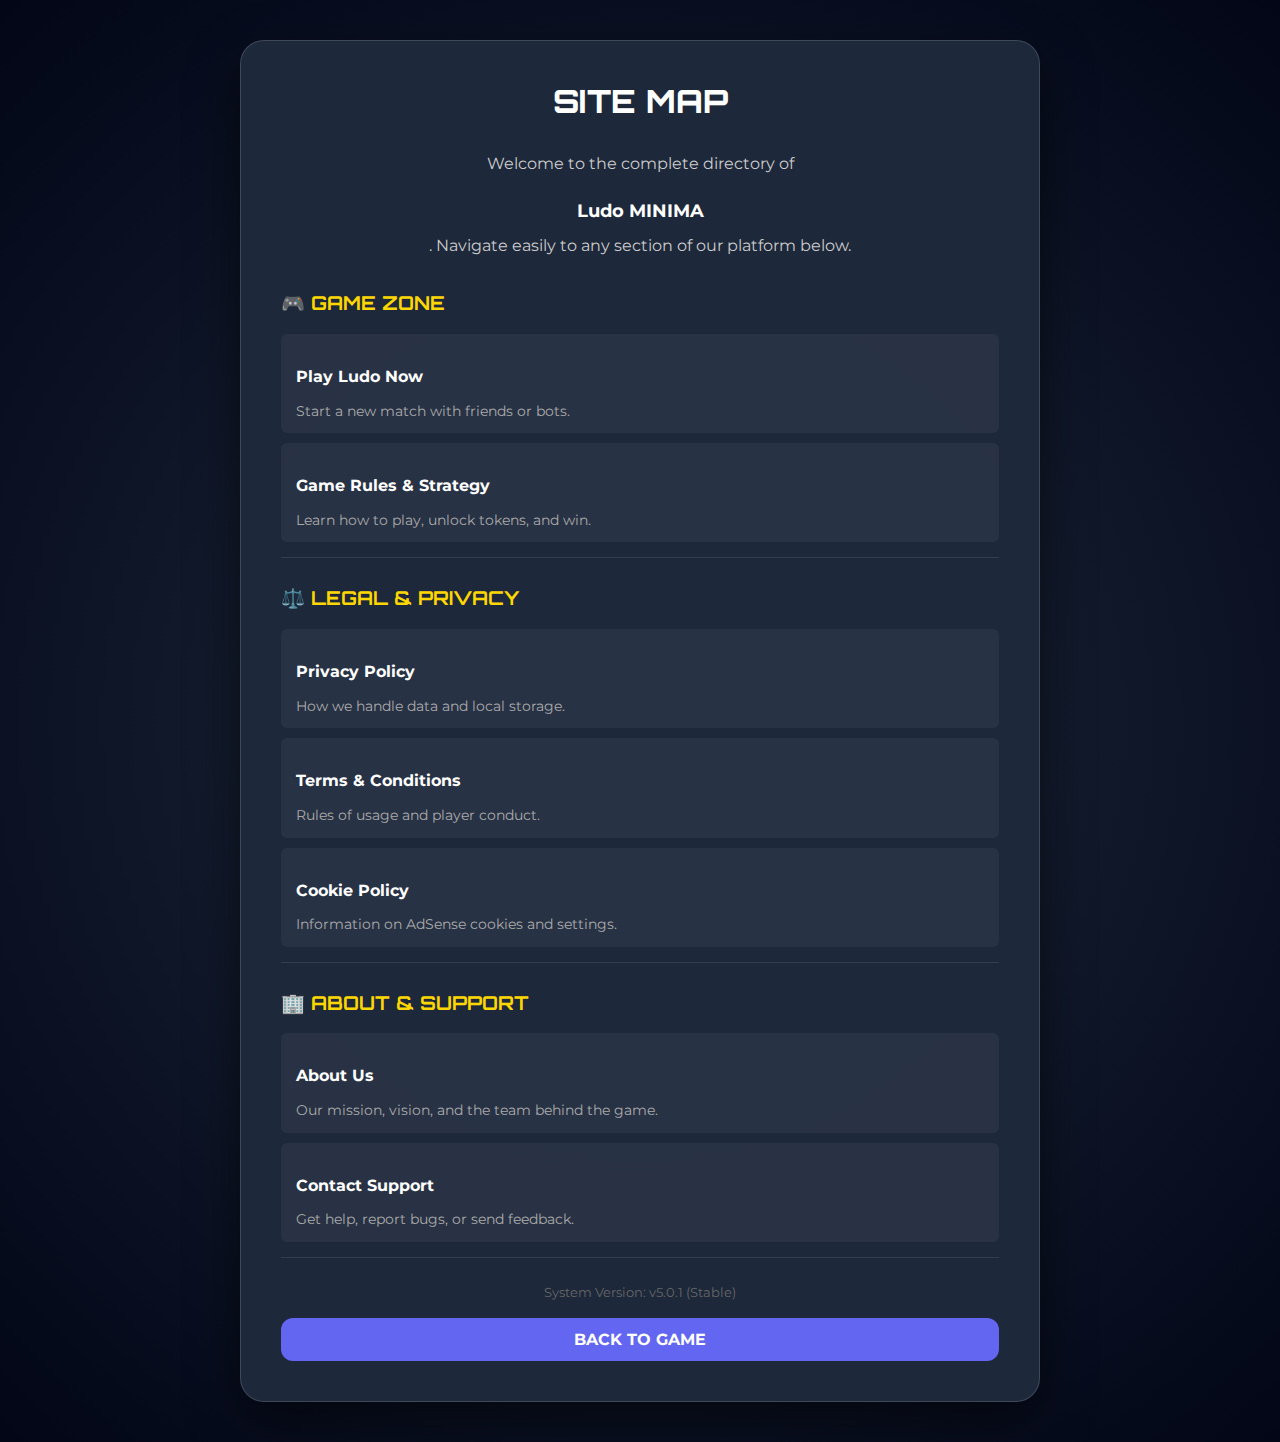
<file: sitemap.html>
<!DOCTYPE html>
<html lang="en">
<head>
    <meta charset="UTF-8">
    <meta name="viewport" content="width=device-width, initial-scale=1.0">
    <title>Site Navigation - Ludo MINIMA</title>
    <link rel="stylesheet" href="style.css">
    <link href="https://fonts.googleapis.com/css2?family=Montserrat:wght@400;600;800&family=Orbitron:wght@700&display=swap" rel="stylesheet">
    <style>
        .info-content {
            text-align: left;
            line-height: 1.6;
        }
        .sitemap-section {
            margin-bottom: 25px;
            border-bottom: 1px solid rgba(255, 255, 255, 0.1);
            padding-bottom: 15px;
        }
        .sitemap-section h2 {
            color: #ffd700;
            font-family: 'Orbitron', sans-serif;
            font-size: 1.2rem;
            margin-bottom: 15px;
            text-transform: uppercase;
        }
        .sitemap-link-group {
            display: flex;
            flex-direction: column;
            gap: 10px;
        }
        .sitemap-item {
            display: block;
            text-decoration: none;
            color: #fff;
            background: rgba(255, 255, 255, 0.05);
            padding: 10px 15px;
            border-radius: 6px;
            transition: background 0.3s ease;
        }
        .sitemap-item:hover {
            background: rgba(255, 215, 0, 0.2);
            padding-left: 20px; /* Hover animation effect */
        }
        .sitemap-item strong {
            display: block;
            font-size: 1rem;
            color: #fff;
        }
        .sitemap-item span {
            font-size: 0.85rem;
            color: #aaa;
            font-weight: 400;
        }
    </style>
</head>
<body class="content-page">
    <div class="content-container">
        <h1 class="modal-title page-title">SITE MAP</h1>
        <div class="info-content">
            <p style="margin-bottom: 30px; text-align: center; color: #ccc;">
                Welcome to the complete directory of <strong>Ludo MINIMA</strong>. Navigate easily to any section of our platform below.
            </p>

            <div class="sitemap-section">
                <h2>🎮 Game Zone</h2>
                <div class="sitemap-link-group">
                    <a href="index.html" class="sitemap-item">
                        <strong>Play Ludo Now</strong>
                        <span>Start a new match with friends or bots.</span>
                    </a>
                    <a href="rules.html" class="sitemap-item">
                        <strong>Game Rules & Strategy</strong>
                        <span>Learn how to play, unlock tokens, and win.</span>
                    </a>
                </div>
            </div>

            <div class="sitemap-section">
                <h2>⚖️ Legal & Privacy</h2>
                <div class="sitemap-link-group">
                    <a href="privacy.html" class="sitemap-item">
                        <strong>Privacy Policy</strong>
                        <span>How we handle data and local storage.</span>
                    </a>
                    <a href="terms.html" class="sitemap-item">
                        <strong>Terms & Conditions</strong>
                        <span>Rules of usage and player conduct.</span>
                    </a>
                    <a href="cookies.html" class="sitemap-item">
                        <strong>Cookie Policy</strong>
                        <span>Information on AdSense cookies and settings.</span>
                    </a>
                </div>
            </div>

            <div class="sitemap-section">
                <h2>🏢 About & Support</h2>
                <div class="sitemap-link-group">
                    <a href="about.html" class="sitemap-item">
                        <strong>About Us</strong>
                        <span>Our mission, vision, and the team behind the game.</span>
                    </a>
                    <a href="contact.html" class="sitemap-item">
                        <strong>Contact Support</strong>
                        <span>Get help, report bugs, or send feedback.</span>
                    </a>
                </div>
            </div>

            <p style="text-align: center; font-size: 0.8rem; margin-top: 20px; color: #666;">
                System Version: v5.0.1 (Stable)
            </p>
        </div>
        <a href="index.html" class="modal-btn">BACK TO GAME</a>
    </div>
</body>
</html>
</file>
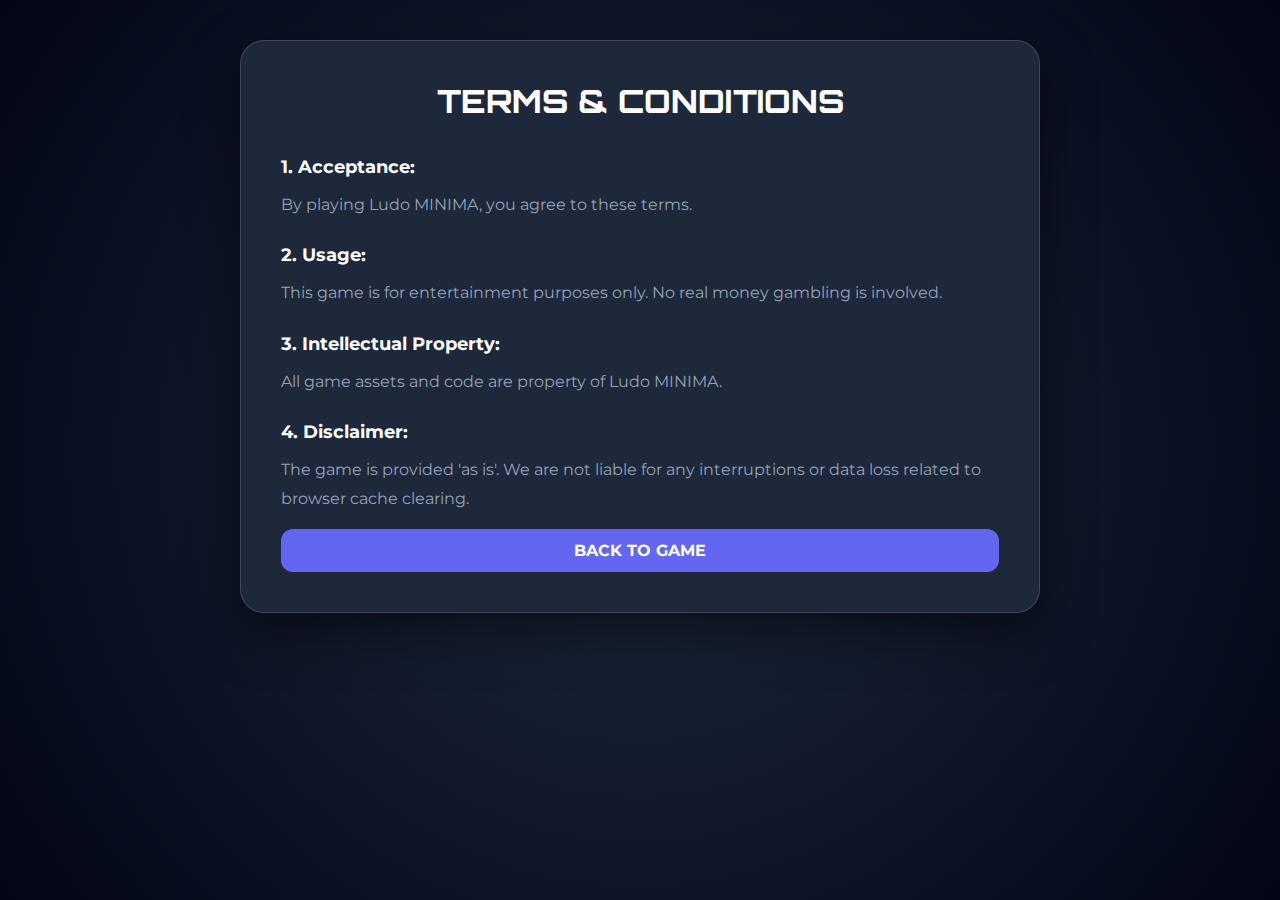
<file: terms.html>
<!DOCTYPE html>
<html lang="en">
<head>
    <meta charset="UTF-8">
    <meta name="viewport" content="width=device-width, initial-scale=1.0">
    <title>Terms & Conditions - Ludo MINIMA</title>
    <link rel="stylesheet" href="style.css">
    <link href="https://fonts.googleapis.com/css2?family=Montserrat:wght@400;600;800&family=Orbitron:wght@700&display=swap" rel="stylesheet">
</head>
<body class="content-page">
    <div class="content-container">
        <h1 class="modal-title page-title">TERMS & CONDITIONS</h1>
        <div class="info-content">
            <strong>1. Acceptance:</strong> By playing Ludo MINIMA, you agree to these terms.<br>
            <strong>2. Usage:</strong> This game is for entertainment purposes only. No real money gambling is involved.<br>
            <strong>3. Intellectual Property:</strong> All game assets and code are property of Ludo MINIMA.<br>
            <strong>4. Disclaimer:</strong> The game is provided 'as is'. We are not liable for any interruptions or data loss related to browser cache clearing.
        </div>
        <a href="index.html" class="modal-btn">BACK TO GAME</a>
    </div>
</body>
</html>
</file>
<file: style.css>
/* style.css */
:root {
    /* Theme Colors */
    --bg-gradient: radial-gradient(circle at center, #1e293b, #020617);
    --card-bg: rgba(30, 41, 59, 0.98);
    --text-main: #ffffff;
    --text-sec: #94a3b8;
    --primary: #6366f1;
    --glass: rgba(255, 255, 255, 0.1);
    --glass-border: rgba(255, 255, 255, 0.15);
    
    /* Game Colors */
    --red: #ef4444; --red-dark: #991b1b;
    --green: #22c55e; --green-dark: #166534;
    --yellow: #eab308; --yellow-dark: #854d0e;
    --blue: #3b82f6; --blue-dark: #1e40af;

    --board-bg: #f8fafc;
    --cell-border: #94a3b8;
    --board-shadow: 0 30px 60px -12px rgba(0, 0, 0, 0.8);
}

body.light-mode {
    --bg-gradient: radial-gradient(circle at center, #f1f5f9, #cbd5e1);
    --card-bg: rgba(255, 255, 255, 0.98);
    --text-main: #0f172a; --text-sec: #475569;
    --glass: rgba(0, 0, 0, 0.05); --glass-border: rgba(0, 0, 0, 0.1);
    --board-shadow: 0 25px 50px -12px rgba(0, 0, 0, 0.15);
    --board-bg: #ffffff;
}

* { margin: 0; padding: 0; box-sizing: border-box; user-select: none; -webkit-tap-highlight-color: transparent; }

body {
    font-family: 'Montserrat', sans-serif;
    background: var(--bg-gradient);
    height: 100vh; height: 100dvh;
    overflow: hidden; color: var(--text-main);
    display: flex; align-items: center; justify-content: center;
    transition: background 0.5s ease;
}

/* Scrollable pages support */
body.content-page {
    overflow-y: auto;
    height: auto;
    min-height: 100vh;
    padding: 40px 20px;
    align-items: flex-start;
}

/* --- GLOBAL UI --- */
.global-controls {
    position: fixed; top: 20px; right: 20px; z-index: 6000;
    display: flex; gap: 15px; opacity: 0; pointer-events: none;
    transition: opacity 0.5s;
}
.global-controls.visible { opacity: 1; pointer-events: auto; }

.circle-btn {
    width: 45px; height: 45px; border-radius: 50%;
    background: var(--glass); border: 1px solid var(--glass-border);
    color: var(--text-main); font-size: 1.4rem; cursor: pointer;
    display: flex; align-items: center; justify-content: center;
    backdrop-filter: blur(10px); box-shadow: 0 4px 10px rgba(0,0,0,0.2);
    transition: 0.2s;
}
.circle-btn:active { transform: scale(0.9); }
#btn-pause { display: none; }

/* --- SPLASH SCREEN --- */
#splash-screen {
    position: fixed; inset: 0; z-index: 10000;
    background: #020617;
    display: flex; flex-direction: column; align-items: center; justify-content: center;
    transition: opacity 0.8s ease, visibility 0.8s;
}
.splash-cube { font-size: 4rem; animation: bounce-spin 1.5s infinite ease-in-out; }
.splash-title {
    margin-top: 20px; font-family: 'Orbitron', sans-serif; font-size: 1.5rem;
    background: linear-gradient(to right, #ef4444, #3b82f6);
    -webkit-background-clip: text; color: transparent; letter-spacing: 4px;
}

/* --- SCREENS --- */
.screen {
    position: absolute; inset: 0;
    display: flex; flex-direction: column; align-items: center; justify-content: center;
    transition: transform 0.4s cubic-bezier(0.4, 0, 0.2, 1), opacity 0.4s;
    opacity: 0; pointer-events: none; transform: scale(0.95);
}
.screen.active { opacity: 1; pointer-events: auto; transform: scale(1); }

/* --- HOME --- */
.hero-title {
    font-family: 'Orbitron', sans-serif;
    font-size: clamp(3rem, 10vw, 5rem); line-height: 1; text-align: center;
  background: linear-gradient(135deg, #64748b, #94a3b8, #cbd5e1);
-webkit-background-clip: text;
color: transparent;
margin-bottom: 40px;
filter: drop-shadow(0 0 8px rgba(100, 116, 139, 0.25));

}
.main-btn {
    background: linear-gradient(135deg, #4f46e5, #ec4899);
    color: white; border: none; padding: 18px 50px; font-size: 1.3rem;
    border-radius: 50px; font-weight: 800; letter-spacing: 2px;
    box-shadow: 0 10px 30px rgba(100, 116, 139, 0.25);
    cursor: pointer; transition: all 0.3s; margin-bottom: 15px; width: 260px;
}
.main-btn:active { transform: scale(0.95); }
.sub-btn {
    background: transparent; border: 2px solid var(--glass-border);
    color: var(--text-sec); padding: 12px 30px; font-size: 1rem;
    border-radius: 40px; font-weight: 700; cursor: pointer;
    transition: 0.3s; width: 260px;
}
.sub-btn:hover { background: var(--glass); color: var(--text-main); }
.hidden-opt { display: none; }

/* --- FOOTER --- */
.home-footer {
    position: absolute; bottom: 25px; width: 100%;
    display: flex; justify-content: center; align-items: center; flex-wrap: wrap;
    gap: 15px; font-size: 0.8rem; color: var(--text-sec);
    padding: 0 20px;
}
.home-footer a {
    color: var(--text-sec); text-decoration: none; cursor: pointer;
    transition: color 0.2s; position: relative;
}
.home-footer a:hover { color: var(--text-main); text-decoration: underline; }
.home-footer span { opacity: 0.5; }

.footer-note {
    position: absolute; bottom: 10px; width: 100%;
    display: flex; justify-content: center; align-items: center; flex-wrap: wrap;
    gap: 10px; font-size: 0.5rem; color: var(--text-sec);
    padding: 0 10px;
}

/* --- MODALS --- */
.modal-overlay {
    position: fixed; inset: 0; background: rgba(0,0,0,0.8);
    z-index: 7000; display: none; align-items: center; justify-content: center;
    backdrop-filter: blur(8px);
}
.modal-overlay.open { display: flex; }

.modal-card {
    background: var(--card-bg); padding: 25px; border-radius: 24px;
    width: 90%; max-width: 400px; border: 1px solid var(--glass-border);
    box-shadow: 0 20px 50px rgba(0,0,0,0.5); text-align: center;
    max-height: 85vh; overflow-y: auto; display: flex; flex-direction: column;
}

/* Content Page Container (Reuse modal card style but static) */
.content-container {
    background: var(--card-bg); padding: 40px; border-radius: 24px;
    width: 100%; max-width: 800px; border: 1px solid var(--glass-border);
    box-shadow: 0 20px 50px rgba(0,0,0,0.5); 
    margin: 0 auto;
}

.modal-title { font-size: 1.4rem; font-weight: 800; margin-bottom: 20px; color: var(--text-main); font-family: 'Orbitron', sans-serif; }
.page-title { font-size: 2rem; margin-bottom: 30px; text-align: center; }

/* Menu Buttons List */
.menu-list-container { display: flex; flex-direction: column; gap: 10px; width: 100%; }
.menu-item-btn {
    background: rgba(255,255,255,0.05); border: 1px solid var(--glass-border);
    color: var(--text-main); padding: 15px; border-radius: 12px;
    font-size: 0.95rem; font-weight: 600; cursor: pointer; text-align: left;
    transition: 0.2s; display: flex; justify-content: space-between;
    text-decoration: none; align-items: center;
}
.menu-item-btn:after { content: '›'; font-size: 1.2rem; opacity: 0.5; }
.menu-item-btn:hover { background: rgba(255,255,255,0.1); transform: translateX(5px); }

/* Info Content View */
.info-content { text-align: left; color: var(--text-sec); font-size: 1rem; line-height: 1.8; }
.info-content strong { color: var(--text-main); display: block; margin-top: 20px; margin-bottom: 8px; font-size: 1.1em; }
.info-content ul { padding-left: 20px; margin-top: 5px; }
.info-content li { margin-bottom: 5px; }
.sitemap-list a { display: block; padding: 8px; border-bottom: 1px solid var(--glass-border); color: var(--primary); text-decoration: none; cursor: pointer; }
.sitemap-list a:hover { color: var(--text-main); }

.toggle-row { display: flex; justify-content: space-between; align-items: center; padding: 12px 0; border-bottom: 1px solid var(--glass-border); }
.toggle-col { display: flex; flex-direction: column; align-items: flex-start; padding: 12px 0; border-bottom: 1px solid var(--glass-border); gap: 10px; }
.toggle-label { font-weight: 600; color: var(--text-sec); font-size: 0.95rem; }

.switch { position: relative; display: inline-block; width: 46px; height: 24px; }
.switch input { opacity: 0; width: 0; height: 0; }
.slider { position: absolute; cursor: pointer; top: 0; left: 0; right: 0; bottom: 0; background-color: #475569; transition: .4s; border-radius: 34px; }
.slider:before { position: absolute; content: ""; height: 18px; width: 18px; left: 3px; bottom: 3px; background-color: white; transition: .4s; border-radius: 50%; }
input:checked + .slider { background-color: var(--primary); }
input:checked + .slider:before { transform: translateX(22px); }

input[type=range] { width: 100%; height: 6px; border-radius: 5px; background: #475569; outline: none; -webkit-appearance: none; }
input[type=range]::-webkit-slider-thumb { -webkit-appearance: none; appearance: none; width: 18px; height: 18px; border-radius: 50%; background: var(--primary); cursor: pointer; }

.select-input { width: 120px; padding: 5px; border-radius: 8px; background: var(--glass); color: var(--text-main); border: 1px solid var(--glass-border); outline: none; }

.modal-btn {
    margin-top: 15px; padding: 12px; background: var(--primary);
    color: white; border: none; font-weight: 700; border-radius: 12px;
    font-size: 1rem; width: 100%; cursor: pointer; flex-shrink: 0;
    text-decoration: none; display: inline-block; text-align: center;
}
.modal-btn.secondary { background: transparent; border: 2px solid var(--glass-border); color: var(--text-main); margin-top: 5px; }

/* --- SETUP MENU --- */
.setup-card {
    background: var(--card-bg); border: 1px solid var(--glass-border);
    padding: 25px; border-radius: 24px; width: 95%; max-width: 400px;
    box-shadow: 0 20px 40px rgba(0,0,0,0.2); text-align: center;
}
.setting-header { font-size: 0.75rem; color: var(--text-sec); text-transform: uppercase; letter-spacing: 1.5px; margin-bottom: 8px; display: block; font-weight: 700; text-align: left; margin-top: 15px; }
.btn-group { display: flex; background: rgba(0,0,0,0.2); padding: 4px; border-radius: 12px; gap: 4px; }
.menu-btn {
    flex: 1; padding: 10px; background: transparent; border: none;
    color: var(--text-sec); cursor: pointer; border-radius: 8px;
    font-weight: 600; transition: all 0.3s ease; font-size: 0.9rem;
}
.menu-btn.selected { background: var(--blue); color: #fff; box-shadow: 0 2px 8px rgba(59, 130, 246, 0.4); }

.name-inputs { display: flex; flex-direction: column; gap: 10px; margin-top: 10px; }
.player-row { display: flex; align-items: center; gap: 10px; }
.p-dot { width: 12px; height: 12px; border-radius: 50%; flex-shrink: 0; }
.p-dot.c-red { background: var(--red); } .p-dot.c-green { background: var(--green); }
.p-dot.c-yellow { background: var(--yellow); } .p-dot.c-blue { background: var(--blue); }

.name-field { flex: 1; background: var(--glass); border: 1px solid var(--glass-border); color: var(--text-main); padding: 10px; border-radius: 8px; font-family: inherit; }

/* --- GAME UI --- */
.layout-container { position: relative; width: 100%; height: 100%; display: flex; align-items: center; justify-content: center; }

.control-panel {
    position: absolute; width: 85px; height: 85px;
    background: var(--card-bg); border-radius: 20px;
    display: flex; flex-direction: column; align-items: center; justify-content: center;
    box-shadow: 0 15px 40px rgba(0,0,0,0.3); z-index: 500;
    transition: all 0.6s cubic-bezier(0.34, 1.56, 0.64, 1);
    border: 4px solid transparent; backdrop-filter: blur(5px);
}
.pos-red { top: 12%; left: 5%; border-color: var(--red); }
.pos-green { top: 12%; right: 5%; border-color: var(--green); }
.pos-yellow { bottom: 12%; right: 5%; border-color: var(--yellow); }
.pos-blue { bottom: 12%; left: 5%; border-color: var(--blue); }

.current-player-name {
    position: absolute; top: -30px; left: 50%; transform: translateX(-50%);
    white-space: nowrap; font-size: 0.8rem; font-weight: 800; 
    text-shadow: 0 2px 4px rgba(0,0,0,0.5);
    background: rgba(0,0,0,0.6); padding: 4px 10px; border-radius: 12px;
}

.dice-wrap { width: 40px; height: 40px; perspective: 400px; cursor: pointer; }
.dice-cube {
    width: 100%; height: 100%; position: relative; transform-style: preserve-3d;
    transition: transform 0.5s ease-out;
}
.face {
    position: absolute; width: 40px; height: 40px; background: #fff;
    border-radius: 8px; border: 1px solid #ccc;
    display: flex; align-items: center; justify-content: center;
    font-size: 24px; font-weight: bold; color: #333;
    box-shadow: inset 0 0 10px rgba(0,0,0,0.1);
}
.f1 { transform: rotateY(0deg) translateZ(20px); }
.f2 { transform: rotateY(90deg) translateZ(20px); }
.f3 { transform: rotateY(180deg) translateZ(20px); }
.f4 { transform: rotateY(-90deg) translateZ(20px); }
.f5 { transform: rotateX(90deg) translateZ(20px); }
.f6 { transform: rotateX(-90deg) translateZ(20px); }

.rolling .dice-cube { animation: roll3D 0.5s linear infinite; }
@keyframes roll3D {
    0% { transform: rotateX(0) rotateY(0); }
    100% { transform: rotateX(360deg) rotateY(360deg); }
}

.timer-svg { position: absolute; width: 115%; height: 115%; transform: rotate(-90deg); pointer-events: none; }
.timer-progress { 
    fill: none; stroke-width: 3; stroke: var(--blue); 
    stroke-dasharray: 283; stroke-dashoffset: 0;
    transition: stroke-dashoffset 1s linear; stroke-linecap: round; 
}

/* --- BOARD --- */
.board-wrapper {
    padding: 12px; background: #fff; border-radius: 18px;
    box-shadow: var(--board-shadow); position: relative;
}
.board {
    width: clamp(280px, 92vw, 420px); height: clamp(280px, 92vw, 420px);
    display: grid; grid-template-columns: repeat(15, 1fr); grid-template-rows: repeat(15, 1fr);
    background: var(--board-bg); border: 2px solid #64748b;
    position: relative;
}

#token-layer { position: absolute; inset: 0; pointer-events: none; z-index: 50; }

.cell { border: 1px solid var(--cell-border); position: relative; background: rgba(255,255,255,0.4); }

.path-red { background: rgba(239, 68, 68, 0.15); }
.path-green { background: rgba(34, 197, 94, 0.15); }
.path-yellow { background: rgba(234, 179, 8, 0.15); }
.path-blue { background: rgba(59, 130, 246, 0.15); }

.base { grid-span: 6; border: 2px solid #64748b; padding: 8%; position: relative; }
.base-inner {
    width: 100%; height: 100%; border-radius: 12px;
    box-shadow: inset 0 2px 8px rgba(0,0,0,0.15); 
    display: grid; grid-template-columns: 1fr 1fr; padding: 12%; gap: 12%;
    background: #fff;
}
.base-spot { 
    background: rgba(0,0,0,0.05); border-radius: 50%; 
    box-shadow: inset 0 2px 4px rgba(0,0,0,0.2); 
    border: 1px solid rgba(0,0,0,0.1);
}

.c-red { background: var(--red); } .c-green { background: var(--green); }
.c-yellow { background: var(--yellow); } .c-blue { background: var(--blue); }

.safe { 
    background-color: #e2e8f0;
    background-image: url("data:image/svg+xml,%3Csvg xmlns='http://www.w3.org/2000/svg' viewBox='0 0 24 24' fill='%2364748b' fill-opacity='0.5'%3E%3Cpath d='M12 2l-3 9h6z'/%3E%3C/svg%3E"); 
    background-size: 60%; background-position: center; background-repeat: no-repeat; 
}
.start-cell {
    background-image: url("data:image/svg+xml,%3Csvg xmlns='http://www.w3.org/2000/svg' viewBox='0 0 24 24' fill='%23ffffff'%3E%3Ccircle cx='12' cy='12' r='6'/%3E%3C/svg%3E");
    background-size: 50%; background-repeat: no-repeat; background-position: center;
}
.arrow::after { content:''; position: absolute; inset: 0; background-size: 50%; background-repeat: no-repeat; background-position: center; opacity: 0.6; }

.center-home {
    grid-column: 7 / 10; grid-row: 7 / 10; position: relative; overflow: hidden;
    display: grid; grid-template-columns: 1fr 1fr; border: 2px solid #64748b;
}
.tri { width: 100%; height: 100%; opacity: 1; }
.center-trophy {
    position: absolute; top: 50%; left: 50%; transform: translate(-50%, -50%);
    font-size: 1.5rem; z-index: 10; filter: drop-shadow(0 2px 4px rgba(0,0,0,0.2));
}

/* --- TOKENS (Goti) --- */
.token {
    width: 75%; height: 75%; border-radius: 50%;
    position: absolute; pointer-events: auto;
    box-shadow: inset -3px -3px 6px rgba(0,0,0,0.4), 2px 2px 5px rgba(0,0,0,0.4), 0 3px 6px rgba(0,0,0,0.5);
    transition: transform 0.3s cubic-bezier(0.34, 1.56, 0.64, 1);
    cursor: pointer; display: none; border: 1px solid rgba(255,255,255,0.3);
}
.token.no-transition { transition: none !important; }

.token.c-red { background: radial-gradient(circle at 35% 35%, #ff8888, var(--red), var(--red-dark)); }
.token.c-green { background: radial-gradient(circle at 35% 35%, #86efac, var(--green), var(--green-dark)); }
.token.c-yellow { background: radial-gradient(circle at 35% 35%, #fde047, var(--yellow), var(--yellow-dark)); }
.token.c-blue { background: radial-gradient(circle at 35% 35%, #93c5fd, var(--blue), var(--blue-dark)); }

.token.active { 
    animation: bounce 0.8s infinite alternate; 
    box-shadow: 0 0 0 3px rgba(255, 255, 255, 0.9), 0 0 15px var(--primary); z-index: 100;
}

.back-btn {
    position: absolute; top: 20px; left: 20px;
    background: var(--card-bg); border: none; padding: 10px 15px;
    border-radius: 10px; cursor: pointer; color: var(--text-sec);
    font-weight: 700; z-index: 1000; display: flex; align-items: center; gap: 5px;
    text-decoration: none; font-size: 14px; font-family: 'Montserrat', sans-serif;
}

.toast {
    position: absolute; top: 50%; left: 50%; transform: translate(-50%, -50%) scale(0.8);
    background: rgba(0,0,0,0.9); padding: 12px 25px; border-radius: 50px;
    color: #fff; font-weight: 800; text-transform: uppercase; letter-spacing: 1px;
    opacity: 0; pointer-events: none; z-index: 2000; transition: 0.3s; white-space: nowrap;
}
.toast.show { transform: translate(-50%, -50%) scale(1); opacity: 1; }

#confetti-canvas { position: fixed; inset: 0; pointer-events: none; z-index: 8000; }

@keyframes bounce { from{transform: scale(1.1) translateY(0);} to{transform: scale(1.1) translateY(-8px);} }
@keyframes bounce-spin { 
    0% { transform: translateY(0) rotate(0deg); }
    50% { transform: translateY(-20px) rotate(180deg); }
    100% { transform: translateY(0) rotate(360deg); }
}

.fade-out { opacity: 0; visibility: hidden; pointer-events: none; }
</file>
